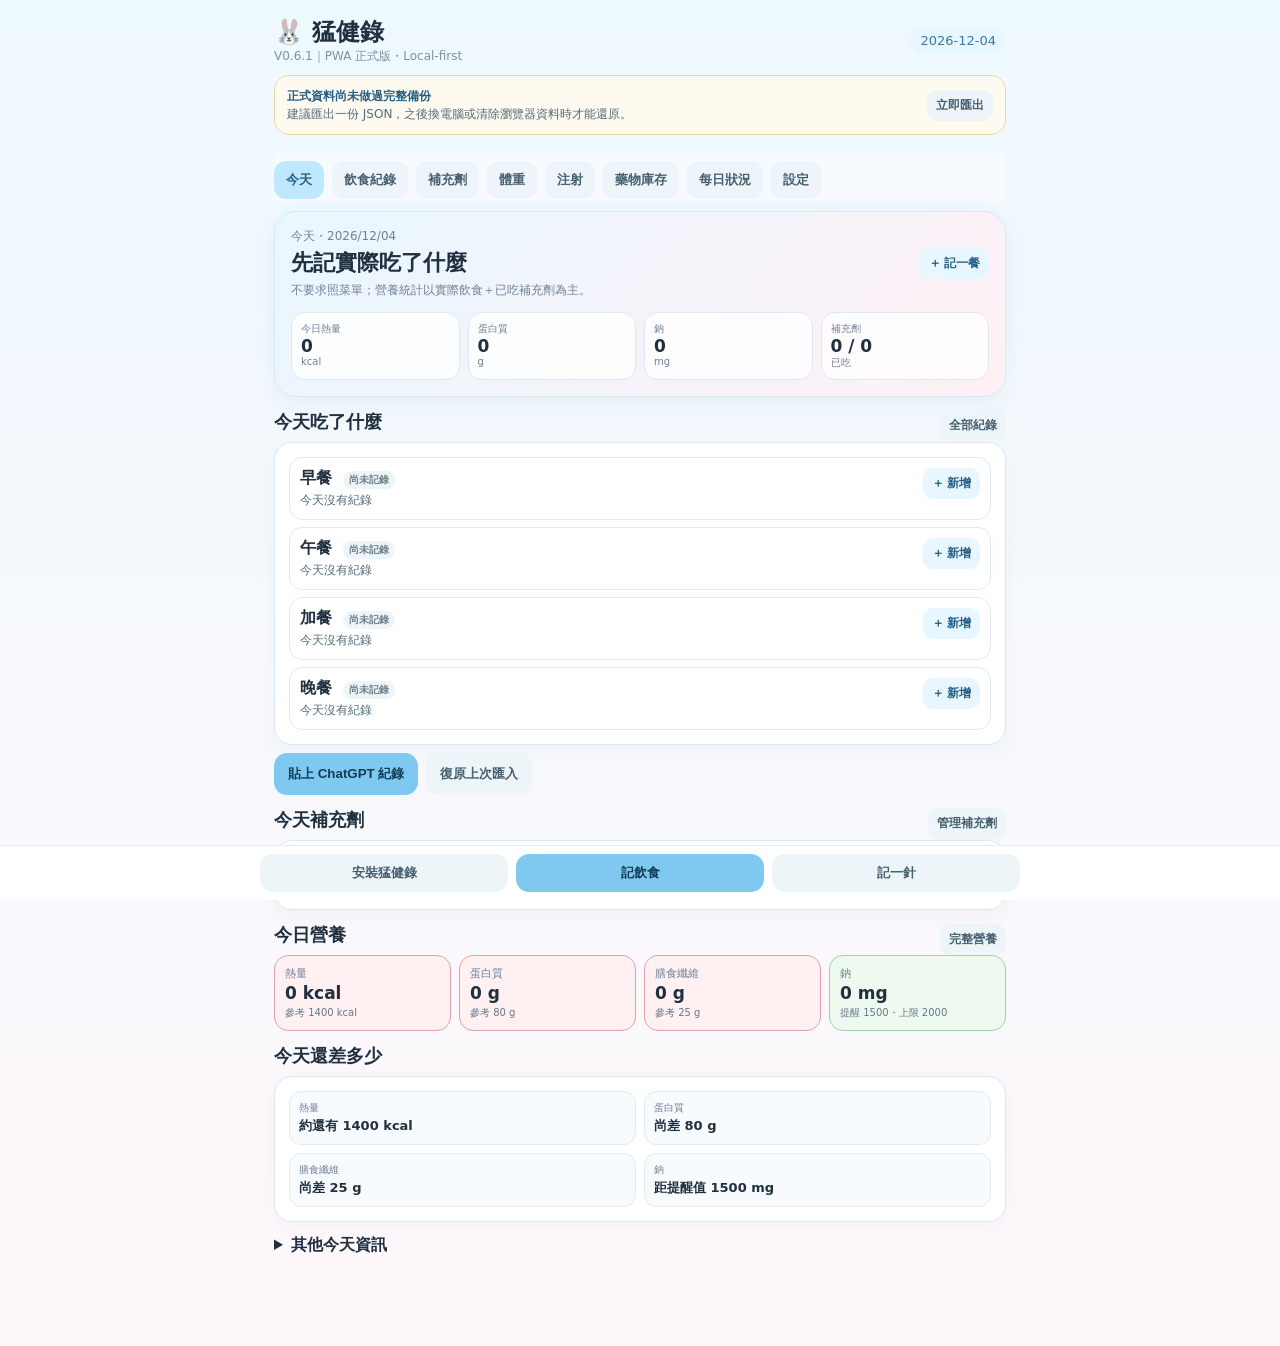
<file: index.html>
<!doctype html>
<html lang="zh-Hant">
<head>
<meta charset="utf-8" />
<meta name="viewport" content="width=device-width,initial-scale=1,viewport-fit=cover" />
<meta name="theme-color" content="#e8f6ff" />
<meta name="application-name" content="猛健錄" />
<meta name="apple-mobile-web-app-capable" content="yes" />
<meta name="apple-mobile-web-app-status-bar-style" content="default" />
<link rel="manifest" href="manifest.webmanifest" />
<link rel="icon" href="icon.svg" type="image/svg+xml" />
<link rel="apple-touch-icon" href="icons/icon-192.png" />
<link rel="stylesheet" href="chatgpt-paste.css?v=0.6.1" />
<link rel="stylesheet" href="nutrition-full.css?v=0.6.1" />
<title>猛健錄 V0.6.1</title>
<style>
:root{--bg:#f7fbff;--card:#fff;--ink:#203040;--muted:#718096;--blue:#bfe8ff;--blue2:#e8f6ff;--pink:#ffd7e5;--green:#dff5de;--yellow:#fff1b8;--line:#dbe8f0;--accent:#4d9fd1;--danger:#d95f76}
*{box-sizing:border-box}body{margin:0;background:linear-gradient(180deg,#eef9ff,#fff8fb);font-family:system-ui,-apple-system,"Segoe UI","Noto Sans TC",sans-serif;color:var(--ink)}
.app{max-width:760px;margin:auto;padding:16px 14px 90px}.top{display:flex;align-items:center;justify-content:space-between;gap:12px}.title{font-weight:800;font-size:24px}.ver{font-size:12px;color:#7b93a4}.pill{display:inline-block;padding:6px 10px;border-radius:999px;background:var(--blue2);font-size:13px;color:#397ba6}
.hero{margin-top:14px;background:linear-gradient(135deg,#dff4ff,#ffe7ef);padding:18px;border-radius:22px;box-shadow:0 6px 22px rgba(58,103,130,.08)}
.hero .big{font-size:36px;font-weight:850;line-height:1}.hero .sub{margin-top:8px;color:var(--muted)}
.progress{margin-top:14px;height:14px;background:#fff;border-radius:999px;overflow:hidden;border:1px solid #e4edf3}.bar{height:100%;width:0;background:linear-gradient(90deg,#7ecdf7,#ff9dbc)}
.grid{display:grid;grid-template-columns:repeat(2,1fr);gap:12px;margin-top:12px}.card{background:var(--card);border:1px solid var(--line);border-radius:18px;padding:14px;box-shadow:0 5px 16px rgba(67,97,115,.05)}.label{font-size:12px;color:var(--muted)}.value{font-size:22px;font-weight:800;margin-top:4px}
.tabs{display:flex;gap:8px;overflow:auto;margin:18px 0 10px;padding-bottom:2px}.tab{white-space:nowrap;border:none;background:#edf5fa;padding:10px 12px;border-radius:12px;color:#46606f;font-weight:700}.tab.active{background:#bfe8ff;color:#245f83}
.panel{display:none}.panel.active{display:block}.section-title{font-size:18px;font-weight:800;margin:14px 0 10px}.form{display:grid;gap:10px}.row{display:grid;grid-template-columns:1fr 1fr;gap:10px}.field{display:grid;gap:5px}.field label{font-size:12px;color:var(--muted)}input,select,textarea{width:100%;border:1px solid #cfdee7;border-radius:12px;padding:11px 12px;background:#fff;font:inherit;color:var(--ink)}textarea{min-height:76px;resize:vertical}.btn{border:none;border-radius:13px;padding:12px 14px;font-weight:800;background:#7fc9f0;color:#123c56}.btn.secondary{background:#eef5f9;color:#46606f}.btn.pink{background:#ffc8da;color:#7d3148}.btn.danger{background:#ffe4e8;color:#9f3c52}.actions{display:flex;gap:8px;flex-wrap:wrap}
.list{display:grid;gap:9px}.item{border:1px solid var(--line);background:#fff;border-radius:14px;padding:12px}.item-top{display:flex;justify-content:space-between;gap:10px;align-items:center}.item-title{font-weight:800}.item-meta{font-size:13px;color:var(--muted);margin-top:5px}.badge{font-size:12px;padding:4px 8px;border-radius:999px;background:#eef5f9}.empty{padding:22px;text-align:center;color:var(--muted);border:1px dashed #cfdde6;border-radius:16px;background:#fbfdff}.hint{font-size:12px;color:var(--muted);line-height:1.55}.weight-chart-card{background:#fff;border:1px solid var(--line);border-radius:18px;padding:12px;overflow:hidden}.weight-chart-head{display:flex;justify-content:space-between;gap:10px;align-items:center;flex-wrap:wrap}.weight-chart-head select{width:auto;min-width:110px;padding:7px 9px;border-radius:10px}.weight-chart-wrap{width:100%;overflow:hidden;margin-top:8px}.weight-chart-svg{display:block;width:100%;height:auto;min-height:230px}.weight-chart-legend{display:flex;gap:10px;flex-wrap:wrap;font-size:11px;color:var(--muted);margin-top:7px}.weight-chart-legend span{display:inline-flex;align-items:center;gap:5px}.legend-line{display:inline-block;width:18px;height:3px;border-radius:999px;background:#4d9fd1}.legend-start{border-top:2px dashed #8ba0ad;width:18px}.legend-goal{border-top:2px dashed #72a978;width:18px}.weight-chart-summary{font-size:12px;color:#536d7c;line-height:1.55;margin-top:7px}.weight-chart-empty{padding:30px 12px;text-align:center;color:var(--muted)}.weight-chart-point-label{font-size:10px;fill:#526c7b;font-weight:700}.weight-chart-axis{font-size:10px;fill:#718096}.weight-chart-grid{stroke:#e8eef2;stroke-width:1}.weight-chart-line{fill:none;stroke:#4d9fd1;stroke-width:3;stroke-linecap:round;stroke-linejoin:round}.weight-chart-point{fill:#fff;stroke:#4d9fd1;stroke-width:3}.weight-chart-start{stroke:#8ba0ad;stroke-width:1.5;stroke-dasharray:6 5}.weight-chart-goal{stroke:#72a978;stroke-width:1.5;stroke-dasharray:6 5}.milestones{display:grid;gap:8px}.mile{display:flex;justify-content:space-between;padding:10px 12px;background:#fff;border:1px solid var(--line);border-radius:12px}.mile.done{background:#edf9ec}.bottom-note{margin-top:18px;font-size:12px;color:#7f8c95;line-height:1.5}.switch{display:flex;gap:8px;align-items:center}.switch input{width:auto}.footer{position:fixed;left:0;right:0;bottom:0;background:rgba(255,255,255,.92);backdrop-filter:blur(8px);border-top:1px solid #e2edf3;padding:8px 14px}.footer-inner{max-width:760px;margin:auto;display:flex;gap:8px}.footer .btn{flex:1;padding:10px}.live-actions{display:flex;gap:8px;flex-wrap:wrap;justify-content:flex-end}.live-strip .btn{padding:9px 11px;font-size:13px}.menu-home{margin-top:12px;background:linear-gradient(135deg,#fffef6,#eef9ff);border:1px solid var(--line);border-radius:18px;padding:14px}.menu-home-top{display:flex;justify-content:space-between;gap:10px;align-items:center}.menu-home-title{font-weight:850}.menu-home-list{margin-top:8px;display:grid;gap:5px;font-size:13px;color:#506a79}.menu-home-list div{white-space:nowrap;overflow:hidden;text-overflow:ellipsis}.menu-day-head{display:flex;align-items:center;justify-content:space-between;gap:10px;margin-bottom:10px}.meal-card{background:#fff;border:1px solid var(--line);border-radius:16px;padding:12px;display:grid;gap:8px}.meal-row{display:flex;gap:10px;align-items:flex-start}.meal-check{width:22px;height:22px;flex:0 0 auto;margin-top:2px}.meal-main{min-width:0;flex:1}.meal-name{font-weight:850}.meal-text{font-size:14px;line-height:1.55;margin-top:3px}.meal-meta{display:flex;gap:6px;flex-wrap:wrap;margin-top:7px}.meal-chip{font-size:11px;padding:4px 7px;border-radius:999px;background:#eef6fb;color:#476879}.meal-swap{margin-top:4px}.menu-week{display:grid;gap:10px}.week-day{background:#fff;border:1px solid var(--line);border-radius:14px;padding:11px}.week-day summary{cursor:pointer;font-weight:850}.week-meals{font-size:13px;color:#506a79;line-height:1.55;margin-top:8px;display:grid;gap:4px}.protein-progress{height:10px;background:#eef3f5;border-radius:999px;overflow:hidden;margin-top:8px}.protein-progress>div{height:100%;background:linear-gradient(90deg,#87d4a6,#7fc9f0);width:0}.smallbtn{border:none;border-radius:10px;padding:7px 9px;font-weight:800;background:#eef5f9;color:#46606f;font-size:12px}.shot-actions{display:flex;gap:7px;justify-content:flex-end;flex-wrap:wrap;margin-top:9px}.smallbtn.edit-shot{background:#e8f6ff;color:#245f83}.smallbtn.delete-shot{background:#ffe8ec;color:#9f3c52}

.nutrition-grid{display:grid;grid-template-columns:repeat(2,1fr);gap:8px;margin-top:10px}.nutrition-card{background:#fff;border:1px solid var(--line);border-radius:14px;padding:10px;transition:.15s}.nutrition-card.nutri-green{background:#eef9f0;border-color:#9fd3aa}.nutrition-card.nutri-yellow{background:#fffbea;border-color:#e8d77e}.nutrition-card.nutri-orange{background:#fff3e7;border-color:#e8b27c}.nutrition-card.nutri-red{background:#fff0f2;border-color:#e5a0ad}.nutrition-card.nutri-neutral{background:#f7f9fa;border-color:#d9e1e6}.nutrition-name{font-size:12px;color:var(--muted)}.nutrition-value{font-size:18px;font-weight:850;margin-top:2px}.nutrition-sub{font-size:11px;color:var(--muted);margin-top:3px}.nutrition-status{font-size:11px;font-weight:850;margin-top:4px}.nutrition-status.nutri-green{color:#2f7a51}.nutrition-status.nutri-yellow{color:#8a7217}.nutrition-status.nutri-orange{color:#a25c20}.nutrition-status.nutri-red{color:#b24b5f}.nutrition-status.nutri-neutral{color:#718096}.home-nutri-indicators{display:flex;gap:6px;flex-wrap:wrap;margin-top:6px}.home-nutri-chip{font-size:11px;font-weight:800;padding:4px 7px;border-radius:999px;border:1px solid var(--line);background:#f7f9fa}.home-nutri-chip.nutri-green{background:#eef9f0;border-color:#9fd3aa;color:#2f7a51}.home-nutri-chip.nutri-yellow{background:#fffbea;border-color:#e8d77e;color:#8a7217}.home-nutri-chip.nutri-orange{background:#fff3e7;border-color:#e8b27c;color:#a25c20}.home-nutri-chip.nutri-red{background:#fff0f2;border-color:#e5a0ad;color:#b24b5f}.home-nutri-chip.nutri-neutral{color:#718096}.gap-box{margin-top:10px;background:#fffef7;border:1px solid #efe1aa;border-radius:14px;padding:11px 12px;font-size:13px;line-height:1.65}.gap-good{color:#2f7a51}.gap-near{color:#99721b}.gap-low{color:#b24b5f}.nutri-line{font-size:12px;color:#536d7c;line-height:1.65;margin-top:6px}.target-grid{display:grid;grid-template-columns:repeat(2,1fr);gap:10px}.target-grid .field:last-child{grid-column:1/-1}
.actual-badge{display:inline-block;margin-left:6px;padding:3px 7px;border-radius:999px;background:#e8f7ee;color:#397257;font-size:11px;font-weight:800}.meal-actions{display:flex;gap:7px;flex-wrap:wrap;margin-top:5px}.smallbtn.actual{background:#e8f6ff;color:#245f83}.meal-check:disabled{opacity:.45}
.toast-backdrop{position:fixed;inset:0;background:rgba(32,48,64,.28);z-index:80;opacity:0;pointer-events:none;transition:.18s}.toast-backdrop.show{opacity:1;pointer-events:auto}.actual-toast{position:fixed;left:50%;bottom:18px;transform:translate(-50%,calc(100% + 40px));width:min(680px,calc(100% - 24px));max-height:min(78vh,720px);overflow:auto;background:#fff;border:1px solid var(--line);border-radius:20px;box-shadow:0 18px 55px rgba(28,63,83,.25);z-index:90;padding:14px;opacity:0;pointer-events:none;transition:.22s ease}.actual-toast.show{transform:translate(-50%,0);opacity:1;pointer-events:auto}.toast-head{display:flex;justify-content:space-between;gap:10px;align-items:flex-start}.toast-title{font-size:18px;font-weight:850}.toast-close{border:none;background:#eef5f9;border-radius:10px;width:34px;height:34px;font-size:18px;color:#486474}.toast-plan{margin-top:9px;background:#f7fbff;border:1px solid #e1edf4;border-radius:12px;padding:10px;font-size:13px;line-height:1.55;color:#526c7b}.toast-presets{display:grid;grid-template-columns:repeat(4,1fr);gap:7px;margin-top:10px}.toast-preset{border:1px solid #d5e4ec;background:#fff;border-radius:11px;padding:9px 6px;font-weight:800;color:#46606f}.toast-preset.active{background:#dff4ff;border-color:#8dcceb;color:#245f83}.toast-form{display:grid;gap:9px;margin-top:10px}.toast-actions{display:flex;gap:8px;flex-wrap:wrap;margin-top:11px}.toast-actions .btn{flex:1}.toast-note{font-size:11px;color:var(--muted);line-height:1.5}

.food-calc{margin-top:10px;border-top:1px dashed #cfdee7;padding-top:10px}.food-picker{display:grid;grid-template-columns:1fr 92px auto;gap:7px;align-items:end}.calc-list{display:grid;gap:6px;margin-top:8px}.calc-item{display:flex;justify-content:space-between;gap:8px;align-items:center;background:#f7fbff;border:1px solid #e0edf4;border-radius:11px;padding:8px 9px;font-size:12px}.calc-item b{font-size:13px}.calc-remove{border:none;background:#ffe8ec;color:#9f3c52;border-radius:9px;width:28px;height:28px;font-weight:900}.calc-total{margin-top:8px;background:#eef9ff;border:1px solid #d5e9f4;border-radius:12px;padding:9px;font-size:12px;line-height:1.65}.compare-box{margin-top:8px;background:#fffaf0;border:1px solid #efdfb6;border-radius:12px;padding:9px;font-size:12px;line-height:1.65}.suggest-box{margin-top:8px;background:#f4fbf3;border:1px solid #d8ead5;border-radius:12px;padding:9px;font-size:12px;line-height:1.65}.temp-food{margin-top:8px}.temp-grid{display:grid;grid-template-columns:repeat(4,1fr);gap:7px}.temp-grid .field:first-child,.temp-grid .field:nth-child(2){grid-column:span 2}.food-lib-list{display:grid;gap:7px;margin-top:10px}.food-lib-row{display:flex;justify-content:space-between;gap:8px;align-items:center;border:1px solid var(--line);border-radius:12px;padding:9px;background:#fff}.food-lib-meta{font-size:11px;color:var(--muted);margin-top:3px}.food-lib-tools{display:flex;gap:6px;flex-wrap:wrap}.diff-pos{color:#2f7a51}.diff-neg{color:#b24b5f}.diff-zero{color:#667d8a}
@media(max-width:620px){.food-picker{grid-template-columns:1fr 88px}.food-picker .smallbtn{grid-column:1/-1}.temp-grid{grid-template-columns:repeat(2,1fr)}.temp-grid .field:first-child,.temp-grid .field:nth-child(2){grid-column:span 1}}
@media(max-width:520px){.grid,.row{grid-template-columns:1fr 1fr}.title{font-size:21px}.hero .big{font-size:32px}}

.live-strip{margin-top:12px;border:1px solid #9fcfe8;background:#f8fdff;border-radius:16px;padding:12px 14px;display:flex;align-items:center;justify-content:space-between;gap:10px}.live-strip.active{background:#eefaf1;border-color:#acd8b4}.live-title{font-weight:850}.live-text{font-size:13px;color:#567180;line-height:1.5;margin-top:3px}.week-cycle{display:grid;grid-template-columns:repeat(7,1fr);gap:6px;margin-top:10px}.cycle-day{border:1px solid var(--line);background:#fff;border-radius:12px;padding:8px 5px;text-align:center;min-height:70px}.cycle-day.current{background:#dff4ff;border-color:#8dcceb}.cycle-day.haslog{box-shadow:inset 0 -4px 0 #bfe8c7}.cycle-day .d{font-weight:900}.cycle-day .s{font-size:10px;color:var(--muted);margin-top:4px;line-height:1.3}.symptom-checks{display:grid;grid-template-columns:repeat(3,1fr);gap:7px}.symptom-checks label{display:flex;align-items:center;gap:6px;border:1px solid var(--line);border-radius:10px;padding:8px;background:#fff;font-size:12px}.symptom-checks input{width:auto}.gap-now{margin-top:8px;background:#eef9ff;border:1px solid #d5e9f4;border-radius:12px;padding:10px;font-size:13px;line-height:1.65}.today-day-badge{display:inline-block;padding:4px 8px;border-radius:999px;background:#dff5de;color:#397257;font-size:12px;font-weight:850;margin-left:6px}@media(max-width:620px){.week-cycle{grid-template-columns:repeat(4,1fr)}.symptom-checks{grid-template-columns:repeat(2,1fr)}}

.supplement-list{display:grid;gap:8px;margin-top:10px}.supplement-row{border:1px solid var(--line);background:#fff;border-radius:14px;padding:10px}.supplement-row.inactive{opacity:.72;background:#f7f9fa}.supplement-check{display:flex;gap:9px;align-items:flex-start}.supplement-check input{width:auto;margin-top:4px}.supplement-name{font-weight:850}.supplement-meta{font-size:11px;color:var(--muted);line-height:1.55;margin-top:3px}.supplement-tools{display:flex;gap:6px;flex-wrap:wrap;margin-top:8px}.supplement-summary{margin-top:10px;background:#eef9ff;border:1px solid #d5e9f4;border-radius:12px;padding:9px 10px;font-size:12px;line-height:1.6}.supplement-grid{display:grid;grid-template-columns:repeat(4,1fr);gap:7px}.supplement-grid .field:first-child,.supplement-grid .field:nth-child(2){grid-column:span 2}@media(max-width:620px){.supplement-grid{grid-template-columns:repeat(2,1fr)}.supplement-grid .field:first-child,.supplement-grid .field:nth-child(2){grid-column:span 1}}
.system-strip{margin-top:10px;border:1px solid var(--line);border-radius:15px;padding:11px 12px;background:#fff;display:flex;align-items:center;justify-content:space-between;gap:10px}.system-strip[hidden]{display:none}.system-strip.update{background:#eef9ff;border-color:#b7dff3}.system-strip.backup{background:#fffaf0;border-color:#ead7a1}.system-copy{font-size:12px;line-height:1.5;color:#526c7b}.system-copy b{color:#245f83}.system-actions{display:flex;gap:7px;flex-wrap:wrap;justify-content:flex-end}.pwa-dot{display:inline-block;width:9px;height:9px;border-radius:999px;background:#9fb0bb;margin-right:6px}.pwa-dot.ok{background:#56a36d}.pwa-dot.warn{background:#d69c35}.pwa-dot.bad{background:#d95f76}

.main-tabs{position:sticky;top:0;z-index:35;background:rgba(247,251,255,.94);backdrop-filter:blur(8px);padding-top:8px}
.today-hero{margin-top:4px;background:linear-gradient(135deg,#e8f7ff,#fff0f5);border:1px solid #d6e8f1;border-radius:22px;padding:16px;box-shadow:0 6px 22px rgba(58,103,130,.08)}
.today-hero-top,.today-section-head{display:flex;align-items:center;justify-content:space-between;gap:10px}.today-title{font-size:22px;font-weight:900;margin:3px 0}
.today-quick{display:grid;grid-template-columns:repeat(4,1fr);gap:8px;margin-top:12px}.today-quick>div{background:rgba(255,255,255,.82);border:1px solid #dce9f0;border-radius:14px;padding:9px}.today-quick span,.today-quick small{display:block;font-size:10px;color:var(--muted)}.today-quick b{font-size:17px}
.today-section{margin-top:13px}.today-section .section-title{margin:0 0 8px}.today-meal-list,.today-supp-list{display:grid;gap:7px}.today-meal{display:flex;justify-content:space-between;gap:10px;align-items:flex-start;border:1px solid #e1ebf0;border-radius:13px;padding:10px}.today-meal-main{min-width:0;flex:1}.today-meal-name{font-weight:850}.today-meal-text{font-size:12px;color:#526c7b;margin-top:2px;line-height:1.5}.today-meal-meta{font-size:10px;color:var(--muted);margin-top:3px}.today-status{display:inline-block;margin-left:5px;padding:2px 6px;border-radius:999px;font-size:10px;background:#eef5f9;color:#6d7f89}.today-status.done{background:#e8f7ee;color:#397257}.today-actions{margin-top:8px}
.today-supp{display:flex;gap:8px;align-items:flex-start;padding:7px 2px;border-bottom:1px solid #edf2f4}.today-supp:last-child{border-bottom:0}.today-supp input{width:auto;margin-top:3px}.today-supp b{font-size:13px}.today-supp .meta{font-size:10px;color:var(--muted);margin-top:2px}.today-supp-summary{font-size:11px;color:var(--muted);margin-top:7px}
.today-nutri-grid{display:grid;grid-template-columns:repeat(4,1fr);gap:8px}.today-nutri{border:1px solid var(--line);border-radius:14px;padding:10px;background:#fff}.today-nutri.nutri-green{background:#eef9f0;border-color:#9fd3aa}.today-nutri.nutri-yellow{background:#fffbea;border-color:#e8d77e}.today-nutri.nutri-orange{background:#fff3e7;border-color:#e8b27c}.today-nutri.nutri-red{background:#fff0f2;border-color:#e5a0ad}.today-nutri.nutri-neutral{background:#f7f9fa}.today-nutri .k{font-size:11px;color:var(--muted)}.today-nutri .v{font-size:17px;font-weight:900;margin-top:2px}.today-nutri .s{font-size:10px;margin-top:3px;color:#647986}
.today-gap-grid{display:grid;grid-template-columns:repeat(2,1fr);gap:8px}.today-gap{background:#f8fbfd;border:1px solid #e1ebf0;border-radius:12px;padding:9px}.today-gap span{display:block;font-size:10px;color:var(--muted)}.today-gap b{font-size:13px}.today-more summary,.reference-menu summary,.shot-sub summary{cursor:pointer;font-weight:850}.today-info-grid{display:grid;grid-template-columns:repeat(3,1fr);gap:8px;margin-top:9px}.today-info-grid>div{border:1px solid var(--line);border-radius:12px;padding:9px;background:#fff}.today-info-grid span{display:block;font-size:10px;color:var(--muted)}.today-info-grid b{font-size:13px}
.reference-menu,.shot-sub{margin-top:12px;border:1px solid var(--line);border-radius:14px;background:#fff;padding:10px}.shot-sub-body{margin-top:8px}.shot-sub-body>.section-title:first-child{margin-top:4px}
@media(max-width:620px){.today-quick,.today-nutri-grid{grid-template-columns:repeat(2,1fr)}.today-info-grid,.today-gap-grid{grid-template-columns:1fr}}

</style>
</head>
<body>
<div class="app">
  <div class="top"><div><div class="title">🐰 猛健錄</div><div class="ver">V0.6.1｜PWA 正式版・Local-first</div></div><span class="pill" id="todayPill"></span></div>
  <div class="system-strip update" id="updateStrip" hidden><div class="system-copy"><b>猛健錄有新版程式</b><br>資料仍留在本機；重新載入只更新程式，不會清空紀錄。</div><div class="system-actions"><button class="smallbtn actual" id="applyUpdate">重新載入更新</button></div></div>
  <div class="system-strip backup" id="backupStrip" hidden><div class="system-copy" id="backupStripText"><b>建議做一次完整備份</b></div><div class="system-actions"><button class="smallbtn" id="backupNow">立即匯出</button></div></div>

  <div class="hero" style="display:none">
    <div class="label">目前體重</div><div class="big"><span id="currentWeight">85.0</span> kg</div>
    <div class="sub">起始 <span id="startWeightTxt">85.0</span> kg → 目標 <span id="goalWeightTxt">70.0</span> kg｜已減 <b id="lossPct">0.0%</b></div>
    <div class="progress"><div class="bar" id="progressBar"></div></div>
  </div>

  <div class="grid" style="display:none">
    <div class="card"><div class="label">下一針</div><div class="value" id="nextShot">尚未設定</div><div class="hint" id="nextShotSub">新增第一筆注射紀錄後自動計算</div></div>
    <div class="card"><div class="label">最近劑量</div><div class="value" id="lastDose">—</div><div class="hint" id="lastDoseSub">每週一次紀錄</div></div>
    <div class="card"><div class="label">本週食慾</div><div class="value" id="appetiteSummary">—</div><div class="hint">0＝完全沒胃口，10＝和平常一樣</div></div>
    <div class="card"><div class="label">距 70 kg</div><div class="value"><span id="remainKg">15.0</span> kg</div><div class="hint">只看趨勢，不要求固定速度</div></div>
  </div>

  <div class="live-strip" id="liveStrip" style="display:none">
    <div><div class="live-title" id="liveCopy">正式療程尚未啟動</div><div class="live-text" id="liveModeText">記下第一針後，猛健錄會自動開始 Day 0～6 追蹤。</div></div>
    <div class="live-actions"><button class="btn" id="activateLive">記第一針</button><button class="btn secondary" id="goDaily">記今天狀況</button></div>
  </div>

  <div class="menu-home" id="menuHome" style="display:none">
    <div class="menu-home-top"><div><div class="label">今天吃什麼</div><div class="menu-home-title" id="menuHomeTitle">今日菜單</div></div><button class="smallbtn" id="openMenu" type="button">前往每日菜單</button></div>
    <div class="menu-home-list" id="menuHomeList"></div>
    <div class="hint" id="menuHomeProtein" style="margin-top:8px"></div>
  </div>

  <div class="tabs main-tabs">
    <button class="tab active" data-tab="today">今天</button><button class="tab" data-tab="menu">飲食紀錄</button><button class="tab" data-tab="supplement">補充劑</button><button class="tab" data-tab="weight">體重</button><button class="tab" data-tab="shot">注射</button><button class="tab" data-tab="inventory">藥物庫存</button><button class="tab" data-tab="daily">每日狀況</button><button class="tab" data-tab="data">設定</button>
  </div>


  <section class="panel active" id="today">
    <div class="today-hero">
      <div class="today-hero-top"><div><div class="label" id="todayDashboardDate">今天</div><div class="today-title">先記實際吃了什麼</div><div class="hint">不要求照菜單；營養統計以實際飲食＋已吃補充劑為主。</div></div><button class="smallbtn actual" data-go-tab="menu">＋ 記一餐</button></div>
      <div class="today-quick"><div><span>今日熱量</span><b id="todayKcal">0</b><small>kcal</small></div><div><span>蛋白質</span><b id="todayProtein">0</b><small>g</small></div><div><span>鈉</span><b id="todaySodium">0</b><small>mg</small></div><div><span>補充劑</span><b id="todaySuppCount">0 / 0</b><small>已吃</small></div></div>
    </div>
    <div class="today-section"><div class="today-section-head"><div class="section-title">今天吃了什麼</div><button class="smallbtn" data-go-tab="menu">全部紀錄</button></div><div class="card today-meal-list" id="todayMealList"></div><div class="actions today-actions"><button class="btn" id="todayPasteChatgpt" type="button">貼上 ChatGPT 紀錄</button><button class="btn secondary" id="todayUndoImport" type="button">復原上次匯入</button></div></div>
    <div class="today-section"><div class="today-section-head"><div class="section-title">今天補充劑</div><button class="smallbtn" data-go-tab="supplement">管理補充劑</button></div><div class="card"><div class="today-supp-list" id="todaySupplementList"></div><div class="today-supp-summary" id="todaySupplementSummary"></div></div></div>
    <div class="today-section"><div class="today-section-head"><div class="section-title">今日營養</div><button class="smallbtn" data-go-tab="menu">完整營養</button></div><div class="today-nutri-grid" id="todayNutritionGrid"></div></div>
    <div class="today-section"><div class="section-title">今天還差多少</div><div class="card today-gap-grid" id="todayGapGrid"></div></div>
    <div class="today-section"><details class="today-more"><summary>其他今天資訊</summary><div class="today-info-grid"><div><span>體重</span><b id="todayWeightInfo">—</b></div><div><span>下一針</span><b id="todayShotInfo">—</b></div><div><span>食慾</span><b id="todayAppetiteInfo">—</b></div></div></details></div>
  </section>
  <section class="panel" id="shot">
    <div class="section-title">新增注射紀錄</div>
    <div class="form">
      <div class="row"><div class="field"><label>日期</label><input id="shotDate" type="date"></div><div class="field"><label>時間</label><input id="shotTime" type="time" value="20:00"></div></div>
      <div class="row"><div class="field"><label>劑量</label><select id="shotDose"><option>2.5 mg</option><option>5 mg</option><option>7.5 mg</option><option>10 mg</option><option>12.5 mg</option><option>15 mg</option></select></div><div class="field"><label>施打部位</label><select id="shotSite"><option>腹部</option><option>左大腿</option><option>右大腿</option><option>左上臂</option><option>右上臂</option><option>其他</option></select></div></div>
      <div class="field"><label>備註</label><input id="shotNote" placeholder="例如：第一次、旅行前延後…"></div>
      <button class="btn" id="addShot">＋ 儲存注射紀錄</button>
    </div>
    <div class="section-title">最近紀錄</div><div class="list" id="shotList"></div>
      <div class="section-title">注射相關設定</div>
    <details class="shot-sub"><summary>旅行／延後施打</summary><div class="shot-sub-body">
    <div class="section-title">旅行延後這一針</div>
    <div class="card"><div class="hint">只調整「下一針日期」，不會自動改藥物劑量。超過原本日期 4 天以上時，畫面會提醒你依醫師／仿單確認處理方式。</div></div>
    <div class="form" style="margin-top:10px">
      <div class="field"><label>原本下一針</label><input id="travelOriginal" type="date" disabled></div>
      <div class="field"><label>想延後幾天</label><input id="delayDays" type="number" min="1" max="14" value="3"></div>
      <button class="btn pink" id="applyDelay">套用這次延後</button>
      <button class="btn secondary" id="clearDelay">取消旅行延後</button>
      <div class="card" id="travelPreview"><div class="label">預覽</div><div class="value" id="travelNewDate">—</div><div class="hint" id="travelHint"></div></div>
    </div>
  </div></details>
    <details class="shot-sub"><summary>施打提醒</summary><div class="shot-sub-body">
    <div class="section-title">施打提醒</div>
    <div class="card"><div class="hint">提醒日期會自動跟著「下一針」走；旅行延後後也會同步改。PWA 版會在開啟 App 時補檢查提醒；瀏覽器完全關閉時，背景通知仍受瀏覽器限制。要做到 Android 上完全準時的背景排程，仍需原生 APK。</div></div>
    <div class="form" style="margin-top:10px">
      <div class="row"><div class="field"><label>提前幾天提醒</label><select id="reminderDays"><option value="0">當天</option><option value="1">前 1 天</option><option value="2">前 2 天</option></select></div><div class="field"><label>提醒時間</label><input id="reminderTime" type="time" value="09:00"></div></div>
      <div class="actions"><button class="btn" id="enableReminder">開啟通知</button><button class="btn secondary" id="testReminder">測試通知</button><button class="btn danger" id="disableReminder">關閉提醒</button></div>
      <div class="card"><div class="label">目前狀態</div><div class="value" id="reminderStatus">未開啟</div><div class="hint" id="reminderNext">尚未設定下一針</div></div>
    </div>
  </div></details>
</section>

  <section class="panel" id="inventory">
    <div class="section-title">藥物庫存與成本</div>
    <div class="grid">
      <div class="card"><div class="label">剩餘總劑數</div><div class="value"><span id="stockRemaining">0</span> 劑</div><div class="hint" id="stockCurrentDose">尚無庫存</div></div>
      <div class="card"><div class="label">目前庫存價值</div><div class="value">$<span id="stockValue">0</span></div><div class="hint">依剩餘劑數 × 單劑成本</div></div>
      <div class="card"><div class="label">累積購藥</div><div class="value">$<span id="totalPurchased">0</span></div><div class="hint">所有購入批次總價</div></div>
      <div class="card"><div class="label">已施打成本</div><div class="value">$<span id="totalUsedCost">0</span></div><div class="hint">只計有成功扣庫存的注射</div></div>
    </div>
    <div class="section-title">新增購入批次</div>
    <div class="form">
      <div class="row"><div class="field"><label>購入日期</label><input id="stockDate" type="date"></div><div class="field"><label>劑量規格</label><select id="stockDose"><option>2.5 mg</option><option>5 mg</option><option>7.5 mg</option><option>10 mg</option><option>12.5 mg</option><option>15 mg</option></select></div></div>
      <div class="row"><div class="field"><label>購入劑數</label><input id="stockQty" type="number" min="1" step="1" value="4"></div><div class="field"><label>這批總價 NT$</label><input id="stockCost" type="number" min="0" step="1" placeholder="例如 12000"></div></div>
      <div class="row"><div class="field"><label>來源／診所</label><input id="stockSource" placeholder="可留白"></div><div class="field"><label>效期</label><input id="stockExpiry" type="date"></div></div>
      <button class="btn" id="addStock">＋ 加入庫存</button>
      <div class="hint">新增注射紀錄時，只會扣除「購入日不晚於注射日」且劑量相同的庫存，依 FIFO 使用。若之後才補登較早購入的庫存，系統會自動回溯配對尚未扣庫存的歷史注射。</div>
    </div>
    <div class="section-title">庫存批次</div><div class="list" id="stockList"></div>
  </section>

  <section class="panel" id="weight">
    <div class="section-title">新增體重</div>
    <div class="form"><div class="row"><div class="field"><label>日期</label><input id="weightDate" type="date"></div><div class="field"><label>體重 kg</label><input id="weightValue" type="number" step="0.1" value="85.0"></div></div><button class="btn" id="addWeight">＋ 儲存體重</button></div>
    <div class="section-title">體重曲線</div>
    <div class="weight-chart-card">
      <div class="weight-chart-head"><div><b>體重趨勢</b><div class="hint">自動依目前紀錄縮放，細微變化也看得出來。</div></div><select id="weightChartRange" aria-label="體重曲線範圍"><option value="all">全部</option><option value="90">最近 90 天</option><option value="30">最近 30 天</option></select></div>
      <div class="weight-chart-wrap" id="weightChart"></div>
      <div class="weight-chart-legend"><span><i class="legend-line"></i>體重</span><span><i class="legend-start"></i>起始體重</span><span><i class="legend-goal"></i>目標體重（落在目前顯示範圍時畫線）</span></div>
      <div class="weight-chart-summary" id="weightChartSummary"></div>
    </div>
    <div class="section-title">里程碑</div><div class="milestones" id="milestones"></div>
    <div class="section-title">最近體重</div><div class="list" id="weightList"></div>
  </section>

  <section class="panel" id="menu">
    <div class="section-title">飲食紀錄</div>
    <div class="card"><div class="hint">這裡以「實際吃了什麼」為主。四個餐次都可直接新增／修改；原本的 7 日菜單降為下方的參考資料，不再是主要操作流程。</div></div>
    <div class="form" style="margin-top:10px">
      <div class="row"><div class="field"><label>查看日期</label><input id="menuDate" type="date"></div><div class="field"><label>參考菜單類型</label><input id="menuDayType" disabled></div></div>
      <div class="card"><div class="label">今日營養總覽</div><div class="hint">只統計已記錄的實際飲食與已服用補充劑；參考菜單不會自動算進今天。</div><div class="nutrition-grid" id="nutritionGrid"></div><div class="gap-box" id="nutritionGap"></div><details class="full-nutrition" id="fullNutritionDetails"><summary>完整營養成分（飲食＋補充劑）</summary><div class="hint" style="margin-top:6px">只加總有記錄的數值；沒有資料顯示「—」，不會自動當成 0。</div><div id="fullNutritionTable"></div><div id="fullNutritionCustom"></div></details></div>
      <div class="list" id="menuMealList"></div>
      <div class="actions"><button class="btn" id="openChatgptPaste">貼上 ChatGPT 紀錄</button><button class="btn secondary" id="undoMealsPatchMenu" style="display:none">復原上次匯入</button></div>
    </div>
    <details class="reference-menu"><summary>參考菜單（選配）</summary><div class="hint" style="margin:8px 0">只供需要時參考，不會自動算進實際飲食。舊版「照菜單吃」的歷史勾選仍會保留。</div><div class="actions" style="margin-bottom:8px"><button class="btn secondary" id="resetTodayMenu">還原今天參考菜單</button><button class="btn danger" id="clearTodayMenu">清空今天參考菜單</button></div><div class="menu-week" id="menuWeek"></div></details>
    <details class="reference-menu food-library-collapsible">
      <summary>常吃食物庫</summary>
      <div class="card" style="margin-top:8px"><div class="hint">實際執行時可直接選食物＋份數，猛健錄會現場加總營養。內建常用食物不用維護；自己常吃的品牌或固定份量可加在下面。</div>
        <details style="margin-top:10px"><summary style="cursor:pointer;font-weight:850">＋ 新增我的常吃食物</summary>
          <div class="form" style="margin-top:10px">
            <div class="row"><div class="field"><label>食物名稱</label><input id="libFoodName" placeholder="例如：我的高蛋白飲"></div><div class="field"><label>1 份是</label><input id="libFoodServing" placeholder="例如：1 瓶 / 300 ml"></div></div>
            <div class="temp-grid"><div class="field"><label>熱量 kcal</label><input id="libKcal" type="number" min="0" step="1"></div><div class="field"><label>蛋白質 g</label><input id="libProtein" type="number" min="0" step="0.1"></div><div class="field"><label>碳水 g</label><input id="libCarbs" type="number" min="0" step="0.1"></div><div class="field"><label>脂肪 g</label><input id="libFat" type="number" min="0" step="0.1"></div><div class="field"><label>纖維 g</label><input id="libFiber" type="number" min="0" step="0.1"></div><div class="field"><label>鈣 mg</label><input id="libCalcium" type="number" min="0" step="1"></div><div class="field"><label>鐵 mg</label><input id="libIron" type="number" min="0" step="0.1"></div><div class="field"><label>鋅 mg</label><input id="libZinc" type="number" min="0" step="0.1"></div><div class="field"><label>鈉 mg</label><input id="libSodium" type="number" min="0" step="1" placeholder="不知道可留白"></div></div>
            <button class="btn secondary" id="addLibraryFood">加入常吃食物庫</button>
          </div>
        </details>
        <div class="food-lib-list" id="foodLibraryList"></div>
      </div>
    </details>
  </section>

  <section class="panel" id="supplement">
    <div class="section-title">每日固定補充劑</div>
    <div class="card"><div class="hint">固定補充劑與膳食分開記錄。每天勾選「已吃」即可留下紀錄；若有填鈣／鐵／鋅／鈉，勾選後會一起計入當日營養統計。空白欄位代表「不計入統計」，不是自動當成 0。</div></div>
    <div class="form" style="margin-top:10px">
      <div class="field"><label>查看日期</label><input id="supplementDate" type="date"></div>
      <div class="supplement-list" id="supplementTodayList"></div>
      <div class="supplement-summary" id="supplementDaySummary"></div>
    </div>

    <div class="section-title">固定補充劑清單</div>
    <div class="card">
      <details id="supplementEditorDetails"><summary style="cursor:pointer;font-weight:850">＋ 新增固定補充劑</summary>
        <div class="form" style="margin-top:10px">
          <div class="row"><div class="field"><label>名稱</label><input id="supplementName" placeholder="例如：維生素 C"></div><div class="field"><label>每日用量</label><input id="supplementDose" placeholder="例如：1 顆 / 500 mg"></div></div>
          <div class="row"><div class="field"><label>服用時段</label><select id="supplementTiming"><option value="早餐後">早餐後</option><option value="午餐後">午餐後</option><option value="晚餐後">晚餐後</option><option value="睡前">睡前</option><option value="任意時間">任意時間</option></select></div><div class="field"><label>主要成分／劑量</label><input id="supplementIngredients" placeholder="例如：維生素 D3 25 µg"></div></div>
          <div class="supplement-grid"><div class="field"><label>鈣 mg</label><input id="supplementCalcium" type="number" min="0" step="1" placeholder="選填"></div><div class="field"><label>鐵 mg</label><input id="supplementIron" type="number" min="0" step="0.1" placeholder="選填"></div><div class="field"><label>鋅 mg</label><input id="supplementZinc" type="number" min="0" step="0.1" placeholder="選填"></div><div class="field"><label>鈉 mg</label><input id="supplementSodium" type="number" min="0" step="1" placeholder="選填"></div></div><details class="supplement-more"><summary>更多營養成分（選填）</summary><div class="supplement-grid" id="supplementExtendedFields" style="margin-top:8px"></div></details>
          <div class="field"><label>備註</label><input id="supplementNote" placeholder="例如：飯後吃、品牌／品項"></div>
          <div class="actions"><button class="btn" id="saveSupplementItem" type="button">加入固定補充劑</button><button class="btn secondary" id="cancelSupplementEdit" type="button" style="display:none">取消編輯</button></div>
        </div>
      </details>
      <div class="supplement-list" id="supplementMasterList"></div>
    </div>
  </section>

  <section class="panel" id="daily">
    <div class="section-title">本次施打週 <span class="today-day-badge" id="cycleBadge">尚未開始</span></div>
    <div class="card"><div class="hint">Day 0＝施打當天。食慾、噁心與飽脹分開記；累積至少 4 週後，才適合判讀妳自己的規律。</div><div class="week-cycle" id="cycleWeekGrid"></div></div>
    <div class="section-title">今天感覺如何？</div>
    <div class="form">
      <div class="row"><div class="field"><label>日期</label><input id="dailyDate" type="date"></div><div class="field"><label>食慾 0～10</label><input id="appetite" type="number" min="0" max="10" step="1" value="5"></div></div>
      <div class="row"><div class="field"><label>噁心 0～10</label><input id="nausea" type="number" min="0" max="10" step="1" value="0"></div><div class="field"><label>飽脹 0～10</label><input id="fullness" type="number" min="0" max="10" step="1" value="0"></div></div>
      <div class="field"><label>其他症狀</label><div class="symptom-checks"><label><input id="symVomiting" type="checkbox">嘔吐</label><label><input id="symConstipation" type="checkbox">便祕</label><label><input id="symDiarrhea" type="checkbox">腹瀉</label><label><input id="symFatigue" type="checkbox">疲倦</label><label><input id="symDizzy" type="checkbox">頭暈</label><label><input id="symOther" type="checkbox">其他</label></div></div>
      <div class="row"><div class="field"><label>今日飲水 ml</label><input id="waterMl" type="number" min="0" step="100" placeholder="例如 2000"></div><div class="field"><label>蛋白質達標</label><select id="protein"><option value="yes">有</option><option value="no">沒有</option><option value="unknown">尚未確認</option></select></div></div>
      <div class="field"><label>備註</label><textarea id="dailyNote" placeholder="例如：第 2 天胃脹、吃半份便當就飽…"></textarea></div>
      <button class="btn" id="addDaily">＋ 儲存今日狀況</button>
    </div>
    <div class="section-title">最近狀況</div><div class="list" id="dailyList"></div>
  </section>

  

  

  <section class="panel" id="data">
    <div class="section-title">設定與備份</div>
    <div class="form">
      <div class="row"><div class="field"><label>起始體重</label><input id="startWeight" type="number" step="0.1" value="85"></div><div class="field"><label>目標體重</label><input id="goalWeight" type="number" step="0.1" value="70"></div></div>
      <div class="section-title" style="margin-top:6px">營養參考值</div>
      <div class="hint">只用於「今日可能缺口」提示；不是醫療處方，可依營養師或醫師建議自行修改。</div>
      <div class="target-grid">
        <div class="field"><label>每日攝取參考值（kcal）</label><input id="targetKcal" type="number" min="0" step="50" value="1400"></div>
        <div class="field"><label>蛋白質（g）</label><input id="targetProtein" type="number" min="0" step="1" value="80"></div>
        <div class="field"><label>膳食纖維（g）</label><input id="targetFiber" type="number" min="0" step="1" value="25"></div>
        <div class="field"><label>鈣（mg）</label><input id="targetCalcium" type="number" min="0" step="10" value="1000"></div>
        <div class="field"><label>鐵（mg）</label><input id="targetIron" type="number" min="0" step="0.5" value="10"></div>
        <div class="field"><label>鋅（mg）</label><input id="targetZinc" type="number" min="0" step="0.5" value="8"></div><div class="field"><label>鈉提醒值（mg）</label><input id="targetSodiumWarn" type="number" min="0" step="50" value="1500"></div><div class="field"><label>鈉每日上限（mg）</label><input id="targetSodium" type="number" min="0" step="50" value="2000"></div>
      </div>
      <button class="btn" id="saveSettings">儲存設定</button>
      <div class="actions"><button class="btn secondary" id="exportJson">匯出 JSON 備份</button><label class="btn secondary" style="display:inline-block;cursor:pointer">匯入完整備份<input id="importJson" type="file" accept=".json,application/json" hidden></label></div>
      <div class="card"><b>飲食／補充劑合併匯入</b><div class="hint" style="margin:5px 0 10px">只更新 JSON 指定日期／餐次的「實際執行」，不會改動注射、體重、藥物庫存、設定或每日症狀。重複匯入相同內容會自動略過；若該餐已有紀錄，匯入前會先提示衝突數量。</div><div class="actions"><label class="btn secondary" style="display:inline-block;cursor:pointer">選擇飲食紀錄 JSON<input id="importMealsPatch" type="file" accept=".json,application/json" hidden></label><button class="btn secondary" id="undoMealsPatch" style="display:none">復原上次飲食合併</button><a class="btn secondary" href="./飲食匯入格式範例.json" download style="display:inline-block;text-decoration:none">下載格式範例</a></div></div>
      <div class="card" id="storageModeCard"><b>本機資料保存</b><div class="hint" id="storageModeHint" style="margin-top:5px"></div></div>
      <div class="card" id="pwaModeCard"><b>PWA 狀態</b><div class="hint" id="pwaModeHint" style="margin-top:5px"></div></div>
      <div class="card" id="backupStatusCard"><b>完整備份</b><div class="hint" id="backupStatusHint" style="margin-top:5px"></div></div>
      <button class="btn danger" id="resetAll">清空全部資料</button>
    </div>
    <div class="bottom-note">這是個人紀錄工具，不會替你判斷是否升劑量、停藥或補打。營養數字為菜單或食物庫估算，品牌、實際份量與烹調方式都會造成差異；涉及用藥調整時，仍以醫師與藥品仿單為準。</div>
  </section>
</div>

<div class="toast-backdrop" id="shotEditBackdrop"></div>
<div class="actual-toast" id="shotEditToast" role="dialog" aria-modal="true" aria-labelledby="shotEditTitle">
  <div class="toast-head"><div><div class="label">編輯注射紀錄</div><div class="toast-title" id="shotEditTitle">修改這一針</div></div><button class="toast-close" id="closeShotEdit" aria-label="關閉">×</button></div>
  <div class="toast-form">
    <div class="row"><div class="field"><label>日期</label><input id="editShotDate" type="date"></div><div class="field"><label>時間</label><input id="editShotTime" type="time"></div></div>
    <div class="row"><div class="field"><label>劑量</label><select id="editShotDose"><option>2.5 mg</option><option>5 mg</option><option>7.5 mg</option><option>10 mg</option><option>12.5 mg</option><option>15 mg</option></select></div><div class="field"><label>部位</label><select id="editShotSite"><option>腹部</option><option>左大腿</option><option>右大腿</option><option>左上臂</option><option>右上臂</option><option>其他</option></select></div></div>
    <div class="field"><label>備註</label><textarea id="editShotNote" placeholder="可留白"></textarea></div>
    <div class="toast-note" id="editShotStockHint">只有改變劑量時，才會重新計算這一針的庫存與成本。</div>
  </div>
  <div class="toast-actions"><button class="btn" id="saveShotEdit">儲存修改</button><button class="btn secondary" id="cancelShotEdit">取消</button></div>
</div>
<div class="toast-backdrop" id="toastBackdrop"></div>
<div class="actual-toast" id="actualToast" role="dialog" aria-modal="true" aria-labelledby="actualToastTitle">
  <div class="toast-head"><div><div class="label">實際執行</div><div class="toast-title" id="actualToastTitle">這餐最後吃了什麼？</div></div><button class="toast-close" id="closeActualToast" aria-label="關閉">×</button></div>
  <div class="toast-plan" id="actualPlanText"></div>
  <div class="toast-presets">
    <button class="toast-preset" data-actual-mode="same">照原菜單</button>
    <button class="toast-preset" data-actual-mode="half">約半份</button>
    <button class="toast-preset" data-actual-mode="none">沒吃</button>
    <button class="toast-preset" data-actual-mode="changed">有變動</button>
  </div>
  <div class="toast-form">
    <div class="field"><label>實際吃了什麼</label><textarea id="actualFood" placeholder="例如：原本雞胸改成蝦仁＋毛豆，飯只吃半碗"></textarea></div>
    <div class="food-calc">
      <b>現場計算實際營養</b><div class="toast-note">從常吃食物庫選食物與份數。只要這裡有加入食物，今日統計就會優先使用實際計算結果，不再拿原菜單比例估算。</div>
      <div class="food-picker" style="margin-top:8px"><div class="field"><label>食物</label><select id="actualFoodSelect"></select></div><div class="field"><label>份數</label><input id="actualFoodQty" type="number" min="0.1" step="0.25" value="1"></div><button class="smallbtn actual" id="addActualFood">＋ 加入這餐</button></div>
      <div class="calc-list" id="actualCalcList"></div>
      <div class="calc-total" id="actualCalcTotal">尚未加入食物。</div>
      <div class="compare-box" id="actualCompare">加入食物後，這裡會顯示「實際 vs 原菜單」。</div>
      <div class="suggest-box" id="actualSuggestion">若有明顯缺口，猛健錄會列出後續可補的常吃食物。</div>
      <details class="temp-food"><summary style="cursor:pointer;font-weight:800">找不到食物？臨時輸入營養</summary>
        <div class="form" style="margin-top:8px">
          <div class="row"><div class="field"><label>食物名稱</label><input id="tempFoodName" placeholder="例如：便利商店雞胸"></div><div class="field"><label>這次份量</label><input id="tempFoodServing" placeholder="例如：1 包"></div></div>
          <div class="temp-grid"><div class="field"><label>熱量</label><input id="tempKcal" type="number" min="0" step="1"></div><div class="field"><label>蛋白質 g</label><input id="tempProtein" type="number" min="0" step="0.1"></div><div class="field"><label>碳水 g</label><input id="tempCarbs" type="number" min="0" step="0.1"></div><div class="field"><label>脂肪 g</label><input id="tempFat" type="number" min="0" step="0.1"></div><div class="field"><label>纖維 g</label><input id="tempFiber" type="number" min="0" step="0.1"></div><div class="field"><label>鈣 mg</label><input id="tempCalcium" type="number" min="0" step="1"></div><div class="field"><label>鐵 mg</label><input id="tempIron" type="number" min="0" step="0.1"></div><div class="field"><label>鋅 mg</label><input id="tempZinc" type="number" min="0" step="0.1"></div><div class="field"><label>鈉 mg</label><input id="tempSodium" type="number" min="0" step="1" placeholder="不知道可留白"></div></div>
          <label class="switch"><input id="saveTempToLibrary" type="checkbox"> 同時存進我的常吃食物庫</label>
          <button class="smallbtn" id="addTempFood">＋ 加入這餐</button>
        </div>
      </details>
    </div>
    <div class="field"><label>沒有細算時，這餐營養如何計入今日統計</label><select id="actualFactor"><option value="1">約等於原餐 100%</option><option value="0.75">約 75%</option><option value="0.5">約 50%</option><option value="0.25">約 25%</option><option value="0">沒吃／0%</option><option value="skip">內容差很多，營養先不計</option></select></div>
    <div class="field"><label>備註（可留白）</label><input id="actualNote" placeholder="例如：太飽、外食臨時更換、只吃幾口"></div>
    <div class="toast-note">營養資料來自內建估值、妳輸入的包裝標示或自訂食物；品牌、烹調與份量仍會造成誤差。</div>
  </div>
  <div class="toast-actions"><button class="btn" id="saveActual">儲存實際執行</button><button class="btn danger" id="clearActual">清除這筆</button></div>
</div>

<div class="toast-backdrop" id="chatgptPasteBackdrop"></div>
<div class="actual-toast" id="chatgptPasteToast" role="dialog" aria-modal="true" aria-labelledby="chatgptPasteTitle">
  <div class="toast-head"><div><div class="label">飲食紀錄合併匯入</div><div class="toast-title" id="chatgptPasteTitle">貼上 ChatGPT 紀錄</div></div><button class="toast-close" id="closeChatgptPaste" aria-label="關閉">×</button></div>
  <div class="toast-form">
    <div class="toast-note">只接受固定的 <b>mengjianlu_meals_patch_v1</b> JSON，可包含餐次、補充劑或兩者。可以貼純 JSON，或完整的 <code>```json ... ```</code> 程式碼區塊；不會使用 AI 猜格式。</div>
    <textarea id="chatgptPasteInput" class="chatgpt-paste-text" spellcheck="false" placeholder="貼上 ChatGPT 產生的 JSON…"></textarea>
    <div class="actions"><button class="btn" id="previewChatgptPaste">解析並預覽</button><button class="btn secondary" id="clearChatgptPaste">清空</button><a class="btn secondary" href="./猛健錄_ChatGPT飲食紀錄輸出格式規格_V1.md" download style="display:inline-block;text-decoration:none">下載輸出格式規格</a></div>
    <div class="paste-error" id="chatgptPasteError" hidden></div>
    <div id="chatgptPastePreview" hidden>
      <div class="paste-summary" id="chatgptPasteSummary"></div>
      <div class="paste-bulk" id="chatgptConflictBulk" hidden><button class="smallbtn" id="chatgptSkipAll">衝突全部略過</button><button class="smallbtn edit-shot" id="chatgptOverwriteAll">衝突全部覆蓋</button></div>
      <div class="paste-preview" id="chatgptPastePreviewList"></div>
      <div class="libsync-section" id="chatgptLibrarySyncSection" hidden><div class="libsync-title">同步常吃食物庫</div><div class="paste-summary" id="chatgptLibrarySummary"></div><div class="libsync-list" id="chatgptLibraryPreview"></div></div>
      <div class="toast-actions"><button class="btn" id="applyChatgptPaste">確認匯入</button><button class="btn secondary" id="cancelChatgptPaste">取消</button></div>
      <div class="toast-note">匯入只會改動上方列出的飲食「實際執行」餐次、常吃食物庫同步項目與當日補充劑紀錄；固定補充劑清單、注射、體重、藥物庫存、設定與每日症狀不會被修改。成功後可用「復原上次匯入」還原。</div>
    </div>
  </div>
</div>

<div class="footer"><div class="footer-inner"><button class="btn secondary" id="installBtn" style="display:none">安裝猛健錄</button><button class="btn" id="quickFood">記飲食</button><button class="btn secondary" id="quickShot">記一針</button></div></div>
<script src="nutrition-full.js?v=0.6.1"></script>
<script src="supplements.js?v=0.6.1"></script>
<script>
const APP_VERSION='0.6.1';
const KEY='mengjianlu_v030';
const PREV_KEYS=['mengjianlu_v024','mengjianlu_v023','mengjianlu_v022','mengjianlu_v021','mengjianlu_v020','mengjianlu_v016','mengjianlu_v015','mengjianlu_v014','mengjianlu_v013','mengjianlu_v012','mengjianlu_v011'];
const LEGACY_KEY='mj_helper_v010';
const LEGACY_DEMO_BACKUP_KEYS=['mengjianlu_demo_backup_v030','mengjianlu_demo_backup_v024','mengjianlu_demo_backup_v023','mengjianlu_demo_backup_v022','mengjianlu_demo_backup_v020'];
const MEALS_PATCH_UNDO_KEY='mengjianlu_meals_patch_undo_v030';
const defaultMenu=[
  {label:'週一',kind:'工作日',meals:[
    {key:'breakfast',name:'早餐',text:'水煮蛋 2 顆＋無糖豆漿 400 ml＋全麥吐司 1 片＋香蕉 1 根',protein:27,starch:'全麥吐司',kcal:450,carbs:50,fat:16,fiber:7,calcium:180,iron:4,zinc:2},
    {key:'lunch',name:'午餐',text:'雞胸／去皮雞腿 120 g＋半碗飯＋青菜',protein:28,starch:'半碗飯',kcal:390,carbs:45,fat:9,fiber:5,calcium:100,iron:2,zinc:2.5},
    {key:'snack',name:'加餐',text:'無糖希臘優格 1 杯',protein:10,starch:'—',kcal:120,carbs:12,fat:3,fiber:0,calcium:180,iron:0.2,zinc:1},
    {key:'dinner',name:'晚餐',text:'板豆腐 150 g＋毛豆 50 g＋杏鮑菇＋小地瓜 1 條',protein:18,starch:'小地瓜',kcal:400,carbs:55,fat:11,fiber:10,calcium:300,iron:5,zinc:3}]},
  {label:'週二',kind:'工作日',meals:[
    {key:'breakfast',name:'早餐',text:'即食燕麥 35 g＋鮮奶 300 ml＋半根香蕉＋蛋 1 顆',protein:20,starch:'燕麥',kcal:480,carbs:58,fat:18,fiber:7,calcium:350,iron:3,zinc:2.5},
    {key:'lunch',name:'午餐',text:'瘦豬肉 120 g＋半碗飯＋青菜',protein:26,starch:'半碗飯',kcal:420,carbs:45,fat:12,fiber:5,calcium:100,iron:3,zinc:4},
    {key:'snack',name:'加餐',text:'高蛋白飲 1 份',protein:20,starch:'—',kcal:160,carbs:12,fat:3,fiber:2,calcium:250,iron:1,zinc:1.5},
    {key:'dinner',name:'晚餐',text:'蝦仁 100 g＋馬鈴薯 1 顆＋青菜',protein:22,starch:'馬鈴薯',kcal:360,carbs:45,fat:8,fiber:7,calcium:130,iron:2.5,zinc:2}]},
  {label:'週三',kind:'工作日',meals:[
    {key:'breakfast',name:'早餐',text:'水煮蛋 2 顆＋無糖豆漿 400 ml＋全麥吐司 1 片',protein:27,starch:'全麥吐司',kcal:350,carbs:25,fat:16,fiber:4,calcium:170,iron:3.5,zinc:2},
    {key:'lunch',name:'午餐',text:'水煮鮪魚 1 罐＋豆腐 100 g＋半碗飯＋青菜',protein:23,starch:'半碗飯',kcal:420,carbs:45,fat:12,fiber:5,calcium:250,iron:4,zinc:2.5},
    {key:'snack',name:'加餐',text:'無糖優格 1 杯',protein:10,starch:'—',kcal:120,carbs:12,fat:3,fiber:0,calcium:180,iron:0.2,zinc:1},
    {key:'dinner',name:'晚餐',text:'雞肉 120 g＋玉米 1 份＋青菜',protein:28,starch:'玉米',kcal:420,carbs:45,fat:12,fiber:7,calcium:100,iron:2.5,zinc:2.5}]},
  {label:'週四',kind:'工作日',meals:[
    {key:'breakfast',name:'早餐',text:'即食燕麥 35 g＋鮮奶 300 ml＋蛋 1 顆',protein:20,starch:'燕麥',kcal:400,carbs:39,fat:17,fiber:5,calcium:350,iron:3,zinc:2.5},
    {key:'lunch',name:'午餐',text:'蝦仁 100 g＋毛豆 50 g＋半碗飯＋青菜',protein:28,starch:'半碗飯',kcal:430,carbs:48,fat:12,fiber:8,calcium:160,iron:3.5,zinc:2.5},
    {key:'snack',name:'加餐',text:'無糖豆漿 300 ml',protein:9,starch:'—',kcal:100,carbs:6,fat:4,fiber:1.5,calcium:75,iron:1.5,zinc:1},
    {key:'dinner',name:'晚餐',text:'豆腐 200 g＋瘦肉 60 g＋馬鈴薯＋杏鮑菇',protein:28,starch:'馬鈴薯',kcal:430,carbs:45,fat:15,fiber:8,calcium:350,iron:5,zinc:4}]},
  {label:'週五',kind:'工作日',meals:[
    {key:'breakfast',name:'早餐',text:'水煮蛋 2 顆＋無糖豆漿 400 ml＋香蕉 1 根',protein:24,starch:'香蕉',kcal:380,carbs:35,fat:16,fiber:5,calcium:150,iron:3,zinc:1.8},
    {key:'lunch',name:'午餐',text:'雞肉 120 g＋半碗飯＋青菜',protein:28,starch:'半碗飯',kcal:390,carbs:45,fat:9,fiber:5,calcium:100,iron:2,zinc:2.5},
    {key:'snack',name:'加餐',text:'無糖優格 1 杯＋原味堅果 1 小份',protein:13,starch:'—',kcal:200,carbs:14,fat:10,fiber:2,calcium:200,iron:1,zinc:2},
    {key:'dinner',name:'晚餐',text:'水煮鮪魚 1 罐＋毛豆 50 g＋豆腐 100 g＋小地瓜',protein:29,starch:'小地瓜',kcal:460,carbs:50,fat:15,fiber:9,calcium:300,iron:5,zinc:3.5}]},
  {label:'週六',kind:'休假日',meals:[
    {key:'breakfast',name:'早餐／早午餐',text:'蛋 2 顆＋全麥吐司 2 片＋鮮奶 300 ml',protein:27,starch:'全麥吐司',kcal:480,carbs:42,fat:22,fiber:4,calcium:400,iron:3.5,zinc:3},
    {key:'lunch',name:'午餐',text:'蝦仁 120 g＋馬鈴薯＋杏鮑菇＋青菜',protein:26,starch:'馬鈴薯',kcal:390,carbs:45,fat:8,fiber:8,calcium:130,iron:2.5,zinc:2},
    {key:'snack',name:'加餐',text:'無糖優格 1 杯',protein:10,starch:'—',kcal:120,carbs:12,fat:3,fiber:0,calcium:180,iron:0.2,zinc:1},
    {key:'dinner',name:'晚餐',text:'瘦肉 120 g＋半碗飯＋青菜',protein:26,starch:'半碗飯',kcal:420,carbs:45,fat:12,fiber:5,calcium:100,iron:3,zinc:4}]},
  {label:'週日',kind:'休假日',meals:[
    {key:'breakfast',name:'早餐',text:'即食燕麥 35 g＋鮮奶 300 ml＋半根香蕉＋蛋 1 顆',protein:20,starch:'燕麥',kcal:480,carbs:58,fat:18,fiber:7,calcium:350,iron:3,zinc:2.5},
    {key:'lunch',name:'午餐',text:'雞肉 120 g＋半碗飯＋青菜',protein:28,starch:'半碗飯',kcal:390,carbs:45,fat:9,fiber:5,calcium:100,iron:2,zinc:2.5},
    {key:'snack',name:'加餐',text:'高蛋白飲 1 份',protein:20,starch:'—',kcal:160,carbs:12,fat:3,fiber:2,calcium:250,iron:1,zinc:1.5},
    {key:'dinner',name:'晚餐',text:'豆腐 150 g＋毛豆 50 g＋杏鮑菇＋小地瓜',protein:18,starch:'小地瓜',kcal:400,carbs:55,fat:11,fiber:10,calcium:300,iron:5,zinc:3}]}
];
const baseFoods=[
  {id:'egg',name:'雞蛋',serving:'1 顆',kcal:72,protein:6.3,carbs:0.4,fat:4.8,fiber:0,calcium:28,iron:0.9,zinc:0.6},
  {id:'soy300',name:'無糖豆漿',serving:'300 ml',kcal:100,protein:9,carbs:6,fat:4,fiber:1.5,calcium:75,iron:1.5,zinc:1},
  {id:'milk300',name:'鮮奶',serving:'300 ml',kcal:190,protein:10,carbs:15,fat:10,fiber:0,calcium:330,iron:0.1,zinc:1.2},
  {id:'yogurt',name:'無糖／希臘優格',serving:'1 杯',kcal:120,protein:10,carbs:12,fat:3,fiber:0,calcium:180,iron:0.2,zinc:1},
  {id:'tofu100',name:'板豆腐',serving:'100 g',kcal:88,protein:8,carbs:3,fat:5,fiber:1,calcium:200,iron:2.5,zinc:1},
  {id:'edamame50',name:'毛豆',serving:'50 g',kcal:70,protein:6,carbs:5,fat:3,fiber:2.5,calcium:35,iron:1.3,zinc:0.7},
  {id:'shrimp100',name:'蝦仁',serving:'100 g',kcal:100,protein:21,carbs:0,fat:1,fiber:0,calcium:70,iron:0.8,zinc:1.5},
  {id:'tuna',name:'水煮鮪魚',serving:'1 罐',kcal:120,protein:25,carbs:0,fat:1,fiber:0,calcium:15,iron:1.2,zinc:0.8},
  {id:'chicken120',name:'雞胸／去皮雞腿',serving:'120 g',kcal:200,protein:28,carbs:0,fat:8,fiber:0,calcium:20,iron:1.2,zinc:1.8},
  {id:'pork120',name:'瘦豬肉',serving:'120 g',kcal:230,protein:26,carbs:0,fat:13,fiber:0,calcium:20,iron:1.5,zinc:3.5},
  {id:'ricehalf',name:'白飯',serving:'半碗',kcal:140,protein:3,carbs:31,fat:0.3,fiber:0.5,calcium:5,iron:0.4,zinc:0.5},
  {id:'sweetpotato',name:'小地瓜',serving:'1 條',kcal:130,protein:2,carbs:30,fat:0.2,fiber:3,calcium:30,iron:0.8,zinc:0.3},
  {id:'potato',name:'馬鈴薯',serving:'1 顆',kcal:150,protein:4,carbs:34,fat:0.2,fiber:3,calcium:12,iron:1.5,zinc:0.5},
  {id:'oats35',name:'即食燕麥',serving:'35 g',kcal:135,protein:4.5,carbs:23,fat:2.5,fiber:3.5,calcium:20,iron:1.5,zinc:1},
  {id:'banana',name:'香蕉',serving:'1 根',kcal:105,protein:1.3,carbs:27,fat:0.3,fiber:3,calcium:6,iron:0.3,zinc:0.2},
  {id:'toast',name:'全麥吐司',serving:'1 片',kcal:75,protein:3,carbs:13,fat:1,fiber:2,calcium:35,iron:0.8,zinc:0.5},
  {id:'nuts15',name:'原味堅果',serving:'15 g',kcal:90,protein:3,carbs:3,fat:8,fiber:1.5,calcium:20,iron:0.7,zinc:0.8},
  {id:'proteinDrink',name:'高蛋白飲',serving:'1 份',kcal:160,protein:20,carbs:12,fat:3,fiber:2,calcium:250,iron:1,zinc:1.5},
  {id:'mushroom100',name:'杏鮑菇',serving:'100 g',kcal:40,protein:3,carbs:7,fat:0.5,fiber:3,calcium:3,iron:0.3,zinc:0.5},
  {id:'veg',name:'青菜',serving:'1 份',kcal:70,protein:3,carbs:10,fat:2,fiber:4,calcium:100,iron:1.5,zinc:0.5},
  {id:'corn',name:'玉米',serving:'1 份',kcal:110,protein:3.5,carbs:25,fat:1.5,fiber:3,calcium:4,iron:0.7,zinc:0.6}
];
function foodLibrary(){return [...baseFoods,...(db.foodLibrary?.custom||[])]}
const defaultData={settings:{startWeight:85,goalWeight:70,nutritionTargets:{kcal:1400,protein:80,fiber:25,calcium:1000,iron:10,zinc:8,sodium:2000,sodiumWarn:1500}},shots:[],weights:[],daily:[],inventory:[],menu:{template:defaultMenu,logs:{}},foodLibrary:{custom:[]},supplements:{items:[],logs:{}},travelDelay:null,reminder:{enabled:false,daysBefore:0,time:'09:00',lastNotifiedKey:null},meta:{appVersion:APP_VERSION}};
let db=load(); let deferredPrompt=null;
function upgradeMenuTemplate(tpl){if(!Array.isArray(tpl)||tpl.length!==7)return structuredClone(defaultMenu);return defaultMenu.map((baseDay,i)=>{const oldDay=tpl[i]||{};const oldMeals=Array.isArray(oldDay.meals)?oldDay.meals:[];return {...baseDay,...oldDay,meals:baseDay.meals.map(baseMeal=>{const old=oldMeals.find(m=>m.key===baseMeal.key)||{};return {...baseMeal,...old}})}})}
function uid(prefix='id'){return prefix+'_'+Date.now().toString(36)+'_'+Math.random().toString(36).slice(2,8)}
function normalize(x={}){const merged={...structuredClone(defaultData),...x,settings:{...defaultData.settings,...(x.settings||{}),nutritionTargets:{...defaultData.settings.nutritionTargets,...(x.settings?.nutritionTargets||{})}},reminder:{...defaultData.reminder,...(x.reminder||{})},inventory:Array.isArray(x.inventory)?x.inventory:[],meta:{...defaultData.meta,...(x.meta||{}),appVersion:APP_VERSION}};if(!Number(merged.settings.nutritionTargets.sodium||0))merged.settings.nutritionTargets.sodium=2000;if(!Number(merged.settings.nutritionTargets.sodiumWarn||0))merged.settings.nutritionTargets.sodiumWarn=1500;merged.shots=(Array.isArray(x.shots)?x.shots:[]).map(s=>({...s,id:s.id||uid('shot')}));merged.weights=(Array.isArray(x.weights)?x.weights:[]).map(w=>({...w,id:w.id||uid('weight')}));merged.menu={template:upgradeMenuTemplate(x.menu?.template),logs:(x.menu?.logs&&typeof x.menu.logs==='object')?x.menu.logs:{}};merged.foodLibrary={custom:Array.isArray(x.foodLibrary?.custom)?x.foodLibrary.custom:[]};merged.supplements=normalizeSupplementsData(x.supplements);delete merged.meta.demo;merged.daily=(Array.isArray(x.daily)?x.daily:[]).map(d=>{if(d.scale===10)return d;const side=d.sideEffect||'無';return {...d,appetite:Math.max(0,Math.min(10,Number(d.appetite||0)*2)),nausea:side==='噁心'?Number(d.severity||0)*2:0,fullness:side==='胃脹'?Number(d.severity||0)*2:0,symptoms:{vomiting:false,constipation:side==='便祕',diarrhea:side==='腹瀉',fatigue:side==='疲倦',dizzy:side==='頭暈',other:side==='其他'},waterMl:null,scale:10}});return merged}
function storageAvailable(){try{const k='__mjlog_storage_test__';localStorage.setItem(k,k);localStorage.removeItem(k);return true}catch(e){return false}}
function normalizeLoadedData(raw){
  if(raw?.meta?.demo){
    for(const k of LEGACY_DEMO_BACKUP_KEYS){
      try{
        const backup=localStorage.getItem(k);
        if(backup){
          const restored=normalize(JSON.parse(backup));
          LEGACY_DEMO_BACKUP_KEYS.forEach(x=>localStorage.removeItem(x));
          return restored;
        }
      }catch(e){}
    }
    return structuredClone(defaultData);
  }
  return normalize(raw);
}
function load(){try{if(!storageAvailable())return structuredClone(defaultData);const raw=localStorage.getItem(KEY);if(raw){const migrated=normalizeLoadedData(JSON.parse(raw));localStorage.setItem(KEY,JSON.stringify(migrated));return migrated}for(const k of PREV_KEYS){const prev=localStorage.getItem(k);if(prev){const migrated=normalizeLoadedData(JSON.parse(prev));localStorage.setItem(KEY,JSON.stringify(migrated));return migrated}}const legacy=localStorage.getItem(LEGACY_KEY);if(legacy){const migrated=normalizeLoadedData(JSON.parse(legacy));localStorage.setItem(KEY,JSON.stringify(migrated));return migrated}return structuredClone(defaultData)}catch(e){return structuredClone(defaultData)}}
function persistDb(){try{if(!storageAvailable())throw Error('localStorage 不可用');localStorage.setItem(KEY,JSON.stringify(db));return true}catch(e){alert('資料無法寫入瀏覽器本機儲存。請先匯出備份，並檢查 Firefox 的網站資料／隱私設定。');return false}}
function save(){persistDb();render();updateBackupStatus()}
function ymd(d=new Date()){const z=new Date(d.getTime()-d.getTimezoneOffset()*60000);return z.toISOString().slice(0,10)}
function fmtDate(s){if(!s)return'—';const d=new Date(s+'T00:00:00');return `${d.getMonth()+1}/${d.getDate()}`}
function addDays(s,n){const d=new Date(s+'T00:00:00');d.setDate(d.getDate()+Number(n));return ymd(d)}
function latest(arr,key='date'){return [...arr].sort((a,b)=>b[key].localeCompare(a[key]))[0]}
function getBaseNext(){const l=latest(db.shots);return l?addDays(l.date,7):null}
function getNext(){const base=getBaseNext();if(!base)return null;return db.travelDelay?.original===base?db.travelDelay.newDate:base}
function diffDays(a,b){return Math.round((new Date(b+'T00:00:00')-new Date(a+'T00:00:00'))/86400000)}
function shotForDate(date){return [...db.shots].filter(x=>x.date<=date).sort((a,b)=>b.date.localeCompare(a.date))[0]||null}
function cycleDay(date){const shot=shotForDate(date);if(!shot)return null;const d=diffDays(shot.date,date);return d>=0&&d<=6?d:null}
function symptomNames(x){const m={vomiting:'嘔吐',constipation:'便祕',diarrhea:'腹瀉',fatigue:'疲倦',dizzy:'頭暈',other:'其他'};return Object.entries(x||{}).filter(([,v])=>v).map(([k])=>m[k]).filter(Boolean)}
function renderCycleWeek(){const shot=latest(db.shots);if(!shot){cycleBadge.textContent='尚未開始';cycleWeekGrid.innerHTML=Array.from({length:7},(_,i)=>`<div class="cycle-day"><div class="d">Day ${i}</div><div class="s">—</div></div>`).join('');return}const today=ymd();const td=diffDays(shot.date,today);cycleBadge.textContent=td>=0&&td<=6?`Day ${td}`:`最近一針 ${fmtDate(shot.date)}`;cycleWeekGrid.innerHTML=Array.from({length:7},(_,i)=>{const d=addDays(shot.date,i),log=[...db.daily].filter(x=>x.date===d).sort((a,b)=>(b.updatedAt||'').localeCompare(a.updatedAt||''))[0];return `<div class="cycle-day ${d===today?'current':''} ${log?'haslog':''}"><div class="d">Day ${i}</div><div class="s">${fmtDate(d)}${log?`<br>食慾 ${Number(log.appetite)}/10<br>噁心 ${Number(log.nausea||0)}/10`:''}</div></div>`}).join('')}

function esc(s=''){return String(s).replace(/[&<>"']/g,m=>({'&':'&amp;','<':'&lt;','>':'&gt;','"':'&quot;',"'":'&#039;'}[m]))}
function menuIndexForDate(s){const d=new Date(s+'T00:00:00').getDay();return d===0?6:d-1}
function getMenuDay(s){return db.menu.template[menuIndexForDate(s)]||db.menu.template[0]}
function getMenuLog(s){if(!db.menu.logs[s])db.menu.logs[s]={done:{},swaps:{},actual:{},deleted:{}};const x=db.menu.logs[s];if(!x.done)x.done={};if(!x.swaps)x.swaps={};if(!x.actual)x.actual={};if(!x.deleted)x.deleted={};return x}
function menuMealText(date,meal){const log=db.menu.logs[date];return log?.swaps?.[meal.key]?.trim()||meal.text}
function editMenuMeal(date,key){const day=getMenuDay(date),meal=day.meals.find(x=>x.key===key);if(!meal)return;const log=getMenuLog(date);const now=log.swaps?.[key]||'';const v=prompt(`${meal.name}臨時改吃什麼？\n留白＝恢復預設`,now);if(v===null)return;log.swaps[key]=v.trim();save()}
function deleteMenuMeal(date,key){const day=getMenuDay(date),meal=day.meals.find(x=>x.key===key);if(!meal)return;if(!confirm(`刪除「${meal.name}」的今日計畫？\n實際執行紀錄會保留。`))return;const log=getMenuLog(date);log.deleted[key]=true;delete log.done[key];delete log.swaps[key];save()}
function clearTodayMenuPlan(date){const day=getMenuDay(date);if(!confirm(`清空 ${fmtDate(date)} 的整天計畫菜單？\n實際執行紀錄會保留。`))return;const log=getMenuLog(date);day.meals.forEach(m=>{log.deleted[m.key]=true;delete log.done[m.key];delete log.swaps[m.key]});save()}
function resetTodayMenuPlan(date){const log=getMenuLog(date);log.deleted={};log.swaps={};log.done={};save()}
let actualContext=null; let actualCalcItems=[];
function actualLabel(a){if(!a)return'';return a.mode==='same'?'照原菜單':a.mode==='half'?'約半份':a.mode==='none'?'沒吃':'有變動'}
function closeActual(){actualToast.classList.remove('show');toastBackdrop.classList.remove('show');actualContext=null;actualCalcItems=[]}
function zeroNutrients(){return {kcal:0,protein:0,carbs:0,fat:0,fiber:0,calcium:0,iron:0,zinc:0,sodium:0,_sodiumKnown:true}}
function hasSodiumValue(v){return v!==null&&v!==undefined&&v!==''&&Number.isFinite(Number(v))&&Number(v)>=0}
function calcItemsTotal(items=actualCalcItems){const out=zeroNutrients();items.forEach(it=>{const qty=Number(it.qty||1);nutrientMeta.forEach(n=>{if(n.key==='sodium'){if(hasSodiumValue(it.sodium))out.sodium+=Number(it.sodium)*qty;else out._sodiumKnown=false}else out[n.key]+=Number(it[n.key]||0)*qty})});return out}
function describeCalcItems(){return actualCalcItems.map(x=>`${x.name} ${Number(x.qty||1).toFixed(2).replace(/\.00$/,'').replace(/(\.\d)0$/,'$1')}份（${x.serving}）`).join('＋')}
function fillFoodSelect(){const all=foodLibrary();actualFoodSelect.innerHTML=all.map(f=>`<option value="${esc(f.id)}">${esc(f.name)}｜${esc(f.serving)}</option>`).join('')}
function formatDiff(v,d=0,unit=''){const x=Number(v||0);const cls=x>0.05?'diff-pos':x<-0.05?'diff-neg':'diff-zero';const sign=x>0?'+':'';return `<span class="${cls}">${sign}${nfmt(x,d)}${unit}</span>`}
function foodSuggestions(plan,actual){const deficits={protein:plan.protein-actual.protein,fiber:plan.fiber-actual.fiber,calcium:plan.calcium-actual.calcium,iron:plan.iron-actual.iron,zinc:plan.zinc-actual.zinc};const picks=[];if(deficits.protein>5)picks.push(baseFoods.find(x=>x.id==='soy300'));if(deficits.fiber>2)picks.push(baseFoods.find(x=>x.id==='edamame50'));if(deficits.calcium>120)picks.push(baseFoods.find(x=>x.id==='yogurt'));if(deficits.iron>1.2)picks.push(baseFoods.find(x=>x.id==='tofu100'));if(deficits.zinc>1)picks.push(baseFoods.find(x=>x.id==='egg'));const uniq=[...new Map(picks.filter(Boolean).map(x=>[x.id,x])).values()].slice(0,3);if(!uniq.length)return '這餐和原計畫差距不大，不需要特別補。';return '如果今天後面要補，可優先考慮：'+uniq.map(x=>`${x.name} ${x.serving}（蛋白 ${nfmt(x.protein,1)}g、纖維 ${nfmt(x.fiber,1)}g、鈣 ${nfmt(x.calcium)}mg）`).join('；')+'。這只是營養缺口提示，不是一定要加吃。'}
function renderActualCalculator(){if(!actualContext)return;const day=getMenuDay(actualContext.date),meal=day.meals.find(x=>x.key===actualContext.key);const total=calcItemsTotal();actualCalcList.innerHTML=actualCalcItems.length?actualCalcItems.map((x,i)=>`<div class="calc-item"><div><b>${esc(x.name)}</b> × ${nfmt(x.qty,2)}｜${esc(x.serving)}<div class="food-lib-meta">${nfmt(x.kcal*x.qty)} kcal・P ${nfmt(x.protein*x.qty,1)}g・纖維 ${nfmt(x.fiber*x.qty,1)}g</div></div><button class="calc-remove" data-remove-calc="${i}">×</button></div>`).join(''):'<div class="hint">尚未加入食物。</div>';actualCalcList.querySelectorAll('[data-remove-calc]').forEach(b=>b.onclick=()=>{actualCalcItems.splice(Number(b.dataset.removeCalc),1);renderActualCalculator()});actualCalcTotal.innerHTML=actualCalcItems.length?`<b>實際加總</b>｜${nfmt(total.kcal)} kcal・蛋白 ${nfmt(total.protein,1)}g・碳水 ${nfmt(total.carbs,1)}g・脂肪 ${nfmt(total.fat,1)}g・纖維 ${nfmt(total.fiber,1)}g<br>鈣 ${nfmt(total.calcium)}mg・鐵 ${nfmt(total.iron,1)}mg・鋅 ${nfmt(total.zinc,1)}mg・鈉 ${total._sodiumKnown?nfmt(total.sodium)+'mg':'—'}`:'尚未加入食物。';if(actualCalcItems.length&&meal){actualCompare.innerHTML=`<b>和原菜單相比</b>｜熱量 ${formatDiff(total.kcal-meal.kcal,0,' kcal')}・蛋白 ${formatDiff(total.protein-meal.protein,1,'g')}・碳水 ${formatDiff(total.carbs-meal.carbs,1,'g')}・脂肪 ${formatDiff(total.fat-meal.fat,1,'g')}・纖維 ${formatDiff(total.fiber-meal.fiber,1,'g')}<br>鈣 ${formatDiff(total.calcium-meal.calcium,0,'mg')}・鐵 ${formatDiff(total.iron-meal.iron,1,'mg')}・鋅 ${formatDiff(total.zinc-meal.zinc,1,'mg')}・鈉 ${(total._sodiumKnown&&hasSodiumValue(meal.sodium))?formatDiff(total.sodium-meal.sodium,0,'mg'):'—'}`;actualSuggestion.textContent=foodSuggestions(meal,total)}else{actualCompare.textContent='加入食物後，這裡會顯示「實際 vs 原菜單」。';actualSuggestion.textContent='若有明顯缺口，猛健錄會列出後續可補的常吃食物。'}}
function openActual(date,key){const day=getMenuDay(date),meal=day.meals.find(x=>x.key===key);if(!meal)return;const log=getMenuLog(date),a=log.actual?.[key];actualContext={date,key};actualCalcItems=Array.isArray(a?.foods)?structuredClone(a.foods):[];actualToastTitle.textContent=`${meal.name}・${fmtDate(date)}`;actualPlanText.innerHTML=`<b>今天的計畫：</b>${esc(menuMealText(date,meal))}`;document.querySelectorAll('[data-actual-mode]').forEach(b=>b.classList.toggle('active',b.dataset.actualMode===(a?.mode||'')));actualFood.value=a?.text||'';actualNote.value=a?.note||'';actualFactor.value=a?.nutritionFactor===null?'skip':String(a?.nutritionFactor??1);fillFoodSelect();actualFoodQty.value='1';renderActualCalculator();actualToast.classList.add('show');toastBackdrop.classList.add('show');setTimeout(()=>actualFood.focus(),120)}
function setActualPreset(mode){if(!actualContext)return;const day=getMenuDay(actualContext.date),meal=day.meals.find(x=>x.key===actualContext.key);if(!meal)return;document.querySelectorAll('[data-actual-mode]').forEach(b=>b.classList.toggle('active',b.dataset.actualMode===mode));const plan=menuMealText(actualContext.date,meal);if(mode==='same'){actualFood.value=plan;actualFactor.value='1';actualCalcItems=[]}else if(mode==='half'){actualFood.value=plan;actualFactor.value='0.5';actualCalcItems=[]}else if(mode==='none'){actualFood.value='未吃';actualFactor.value='0';actualCalcItems=[]}else{if(actualFood.value===plan||actualFood.value==='未吃')actualFood.value='';actualFactor.value='skip';actualFood.focus()}actualContext.mode=mode;renderActualCalculator()}
function addCalcFood(food,qty=1){if(!food||!(qty>0))return;const old=actualCalcItems.find(x=>x.id===food.id&&x.serving===food.serving);if(old)old.qty=Number(old.qty)+Number(qty);else actualCalcItems.push({...structuredClone(food),qty:Number(qty)});actualContext.mode='changed';document.querySelectorAll('[data-actual-mode]').forEach(b=>b.classList.toggle('active',b.dataset.actualMode==='changed'));actualFactor.value='skip';actualFood.value=describeCalcItems();renderActualCalculator()}
function saveActualExecution(){if(!actualContext)return;const log=getMenuLog(actualContext.date);let mode=actualContext.mode||log.actual?.[actualContext.key]?.mode||'changed';const text=actualFood.value.trim();if(mode==='changed'&&!text&&!actualCalcItems.length)return alert('請寫下實際吃了什麼，或用食物庫加入這餐');const f=actualFactor.value==='skip'?null:Number(actualFactor.value);const nutrients=actualCalcItems.length?calcItemsTotal():null;log.actual[actualContext.key]={mode,text:text||describeCalcItems()||'—',nutritionFactor:nutrients?null:f,nutrients,foods:structuredClone(actualCalcItems),note:actualNote.value.trim(),updatedAt:new Date().toISOString()};log.done[actualContext.key]=mode!=='none';save();closeActual()}
function clearActualExecution(){if(!actualContext)return;const log=getMenuLog(actualContext.date);delete log.actual[actualContext.key];log.done[actualContext.key]=false;save();closeActual()}
const nutrientMeta=[
  {key:'kcal',label:'熱量',unit:'kcal',digits:0},{key:'protein',label:'蛋白質',unit:'g',digits:0},{key:'carbs',label:'碳水',unit:'g',digits:0},{key:'fat',label:'脂肪',unit:'g',digits:0},{key:'fiber',label:'膳食纖維',unit:'g',digits:1},{key:'calcium',label:'鈣',unit:'mg',digits:0},{key:'iron',label:'鐵',unit:'mg',digits:1},{key:'zinc',label:'鋅',unit:'mg',digits:1},{key:'sodium',label:'鈉',unit:'mg',digits:0}
];
function sumNutrients(day,log,doneOnly=false){const out=zeroNutrients();day.meals.forEach(m=>{const deleted=!!log.deleted?.[m.key];if(!doneOnly&&deleted)return;if(doneOnly&&deleted&&!log.actual?.[m.key])return;let factor=1;if(doneOnly){const a=log.actual?.[m.key];if(a?.nutrients){nutrientMeta.filter(n=>n.key!=='sodium').forEach(n=>out[n.key]+=Number(a.nutrients[n.key]||0));if(a.mode==='none'){/* 已知為 0 */}else if(Array.isArray(a.foods)&&a.foods.length){const t=calcItemsTotal(a.foods);out.sodium+=Number(t.sodium||0);if(!t._sodiumKnown)out._sodiumKnown=false}else if(hasSodiumValue(a.nutrients.sodium))out.sodium+=Number(a.nutrients.sodium);else out._sodiumKnown=false;return}if(a){if(a.nutritionFactor===null)return;factor=Number(a.nutritionFactor||0)}else{if(!log.done?.[m.key])return;factor=1}}nutrientMeta.forEach(n=>{if(n.key==='sodium'){if(factor===0)return;if(hasSodiumValue(m.sodium))out.sodium+=Number(m.sodium)*factor;else out._sodiumKnown=false}else out[n.key]+=Number(m[n.key]||0)*factor})});return out}
function nfmt(v,d=0){return Number(v||0).toFixed(d).replace(/\.0$/,'')}
function nutrientStatus(total,key,known=true){
  const t=Number(db.settings.nutritionTargets?.[key]||0),v=Number(total||0);
  if(key==='carbs'||key==='fat')return {cls:'nutri-neutral',text:'⚪ 未設定目標',pct:null};
  if(key==='sodium'){
    if(!known)return {cls:'nutri-neutral',text:'⚪ 部分資料未記錄',pct:null};
    const limit=Number(db.settings.nutritionTargets?.sodium||2000),warn=Number(db.settings.nutritionTargets?.sodiumWarn||1500),p=Math.round(v/Math.max(1,limit)*100);
    if(v>=limit)return {cls:'nutri-red',text:'🔴 已達／超過上限',pct:p};
    if(v>=warn)return {cls:'nutri-orange',text:'🟠 已達提醒值',pct:p};
    return {cls:'nutri-green',text:'🟢 提醒值以下',pct:p};
  }
  if(!t)return {cls:'nutri-neutral',text:'⚪ 未設定目標',pct:null};
  const r=v/t,p=Math.round(r*100);
  if(key==='kcal'){
    if(r<.7)return {cls:'nutri-red',text:'🔴 過低',pct:p};
    if(r<.85)return {cls:'nutri-orange',text:'🟠 偏低',pct:p};
    if(r<.9)return {cls:'nutri-yellow',text:'🟡 接近',pct:p};
    if(r<=1.1)return {cls:'nutri-green',text:'🟢 目標範圍',pct:p};
    if(r<=1.2)return {cls:'nutri-yellow',text:'🟡 稍高',pct:p};
    if(r<=1.4)return {cls:'nutri-orange',text:'🟠 偏高',pct:p};
    return {cls:'nutri-red',text:'🔴 過高',pct:p};
  }
  if(r>=.9)return {cls:'nutri-green',text:'🟢 達標',pct:p};
  if(r>=.7)return {cls:'nutri-yellow',text:'🟡 接近',pct:p};
  if(r>=.5)return {cls:'nutri-orange',text:'🟠 偏低',pct:p};
  return {cls:'nutri-red',text:'🔴 太低',pct:p};
}
function nutrientStatusHtml(status){return `<div class="nutrition-status ${status.cls}">${status.text}${status.pct===null?'':`・${status.pct}%`}</div>`}
function renderMenu(){
  const date=menuDate.value||ymd(),day=getMenuDay(date),log=getMenuLog(date),eaten=sumNutrients(day,log,true);mergeSupplementNutrientsInto(eaten,date);
  menuDayType.value=`${day.label}・${day.kind}`;
  nutritionGrid.innerHTML=nutrientMeta.map(n=>{
    const known=n.key!=='sodium'||eaten._sodiumKnown,status=nutrientStatus(eaten[n.key],n.key,known),target=Number(db.settings.nutritionTargets?.[n.key]||0);
    if(n.key==='sodium'){const ev=known?nfmt(eaten.sodium):'—',limit=Number(db.settings.nutritionTargets.sodium||2000);return `<div class="nutrition-card ${status.cls}"><div class="nutrition-name">鈉</div><div class="nutrition-value">${ev} <small>mg</small></div><div class="nutrition-sub">上限 ${nfmt(limit)} mg</div>${nutrientStatusHtml(status)}</div>`}
    const targetText=target>0?` / ${nfmt(target,n.digits)}`:'';
    return `<div class="nutrition-card ${status.cls}"><div class="nutrition-name">${n.label}</div><div class="nutrition-value">${nfmt(eaten[n.key],n.digits)}${targetText} <small>${n.unit}</small></div><div class="nutrition-sub">${target>0?'實際已攝取 / 參考值':'實際已攝取'}</div>${nutrientStatusHtml(status)}</div>`
  }).join('');
  const gapKeys=['protein','fiber','calcium','iron','zinc'],gapNames={protein:'蛋白質',fiber:'膳食纖維',calcium:'鈣',iron:'鐵',zinc:'鋅'},targetUnits={protein:'g',fiber:'g',calcium:'mg',iron:'mg',zinc:'mg'};
  const kt=Number(db.settings.nutritionTargets.kcal||0),kgap=Math.max(0,kt-eaten.kcal),st=Number(db.settings.nutritionTargets.sodium||2000),swarn=Number(db.settings.nutritionTargets.sodiumWarn||1500);
  nutritionGap.innerHTML=`<b>${date===ymd()?'目前尚差':'當日尚差'}（依實際紀錄）</b><br>熱量：${nfmt(kgap)} kcal・`+gapKeys.map(k=>{const t=Number(db.settings.nutritionTargets[k]||0),g=Math.max(0,t-eaten[k]);return `${gapNames[k]}：尚差 ${nfmt(g,k==='fiber'||k==='iron'||k==='zinc'?1:0)} ${targetUnits[k]}`}).join('・')+`<br>鈉：${eaten._sodiumKnown?`${nfmt(eaten.sodium)} mg｜提醒 ${nfmt(swarn)}・上限 ${nfmt(st)} mg`:'—（部分資料未記錄鈉）'}<br><span class="hint">只依已記錄的實際飲食＋已服用補充劑計算；參考菜單不會自動算進來。</span>`;
  renderFullNutrition(date);
  menuMealList.innerHTML=day.meals.map(m=>{
    const a=log.actual?.[m.key],legacy=!a&&!!log.done?.[m.key],has=a||legacy;
    const label=a?(a.mode==='none'?'已記：未吃':'已記錄'):legacy?'舊版已勾選':'尚未記錄';
    const text=a?(a.text||actualLabel(a)):legacy?`舊版紀錄：${menuMealText(date,m)}`:'今天還沒有這餐的實際紀錄';
    let meta='';
    if(a?.nutrients)meta=`${nfmt(a.nutrients.kcal)} kcal・蛋白 ${nfmt(a.nutrients.protein,1)}g・纖維 ${nfmt(a.nutrients.fiber,1)}g・鈉 ${a.nutrients._sodiumKnown===false?'—':nfmt(a.nutrients.sodium)}mg`;
    else if(legacy)meta=`${nfmt(m.kcal)} kcal・蛋白 ${nfmt(m.protein,1)}g（舊版依參考菜單記錄）`;
    return `<div class="meal-card"><div class="meal-row"><div class="meal-main"><div class="meal-name">${esc(m.name)} <span class="actual-badge">${label}</span></div><div class="meal-text ${has?'':'hint'}">${esc(text)}</div>${meta?`<div class="nutri-line">${meta}</div>`:''}<div class="meal-actions"><button class="smallbtn actual" data-meal-actual="${m.key}">${a?'修改實際紀錄':legacy?'補完整紀錄':'＋ 新增實際紀錄'}</button></div></div></div></div>`
  }).join('');
  menuMealList.querySelectorAll('[data-meal-actual]').forEach(el=>el.onclick=()=>openActual(date,el.dataset.mealActual));
  menuWeek.innerHTML=db.menu.template.map(d=>{const totals=sumNutrients(d,{done:{}},false);return `<details class="week-day"><summary>${esc(d.label)}・${esc(d.kind)}｜${nfmt(totals.kcal)} kcal・蛋白 ${nfmt(totals.protein)}g・纖維 ${nfmt(totals.fiber,1)}g</summary><div class="week-meals">${d.meals.map(m=>`<div><b>${esc(m.name)}：</b>${esc(m.text)} <span class="badge">${Number(m.kcal)} kcal / P${Number(m.protein)}g</span></div>`).join('')}</div></details>`}).join('');
  renderFoodLibrary();
}
function renderFoodLibrary(){const custom=db.foodLibrary?.custom||[];foodLibraryList.innerHTML=custom.length?custom.map(f=>`<div class="food-lib-row"><div><b>${esc(f.name)}</b>｜${esc(f.serving)}<div class="food-lib-meta">${nfmt(f.kcal)} kcal・P ${nfmt(f.protein,1)}g・碳水 ${nfmt(f.carbs,1)}g・脂肪 ${nfmt(f.fat,1)}g・纖維 ${nfmt(f.fiber,1)}g・鈉 ${hasSodiumValue(f.sodium)?nfmt(f.sodium)+'mg':'—'}</div></div><button class="smallbtn" data-delete-food="${esc(f.id)}">刪除</button></div>`).join(''):`<div class="hint">內建已有 ${baseFoods.length} 種常用食物；妳自己新增的品牌／固定份量會顯示在這裡。</div>`;foodLibraryList.querySelectorAll('[data-delete-food]').forEach(b=>b.onclick=()=>{db.foodLibrary.custom=db.foodLibrary.custom.filter(x=>x.id!==b.dataset.deleteFood);save()})}

function money(n){return Math.round(Number(n)||0).toLocaleString('zh-TW')}
function unitCost(lot){return Number(lot.qty)>0?Number(lot.totalCost||0)/Number(lot.qty):0}
function makeId(){return 'lot_'+Date.now()+'_'+Math.random().toString(36).slice(2,7)}
function eligibleInventoryLots(dose,shotDate){return db.inventory.filter(x=>x.dose===dose&&Number(x.remaining)>0&&(!shotDate||!x.date||x.date<=shotDate)).sort((a,b)=>((a.date||'').localeCompare(b.date||''))||String(a.id||'').localeCompare(String(b.id||'')))}
function deductInventory(dose,shotDate){const lots=eligibleInventoryLots(dose,shotDate);if(!lots.length)return null;const lot=lots[0];lot.remaining=Number(lot.remaining)-1;return {lotId:lot.id,cost:unitCost(lot)} }
function restoreShotInventory(shot){if(!shot?.inventoryLotId)return false;const lot=db.inventory.find(x=>x.id===shot.inventoryLotId);if(!lot)return false;lot.remaining=Math.min(Number(lot.qty||0),Number(lot.remaining||0)+1);return true}
function reconcileUnlinkedShots(){let matched=0;const shots=[...db.shots].filter(s=>!s.inventoryLotId).sort((a,b)=>(String(a.date||'')+String(a.time||'')).localeCompare(String(b.date||'')+String(b.time||'')));for(const shot of shots){const used=deductInventory(shot.dose,shot.date);if(!used)continue;shot.inventoryLotId=used.lotId;shot.cost=used.cost;matched++}return matched}
function repairInventoryAssignments(){let repaired=0;for(const shot of db.shots){if(!shot.inventoryLotId)continue;const lot=db.inventory.find(x=>x.id===shot.inventoryLotId);const invalid=!lot||lot.dose!==shot.dose||(lot.date&&shot.date&&lot.date>shot.date);if(!invalid)continue;if(lot)lot.remaining=Math.min(Number(lot.qty||0),Number(lot.remaining||0)+1);shot.inventoryLotId=null;shot.cost=0;repaired++}const matched=reconcileUnlinkedShots();return {repaired,matched,changed:repaired>0||matched>0}}
let editShotId=null;
function openShotEdit(id){const shot=db.shots.find(x=>x.id===id);if(!shot)return;editShotId=id;editShotDate.value=shot.date||ymd();editShotTime.value=shot.time||'';editShotDose.value=shot.dose||'2.5 mg';editShotSite.value=shot.site||'腹部';editShotNote.value=shot.note||'';editShotStockHint.textContent=shot.inventoryLotId?`目前這一針已連結庫存，成本 $${money(shot.cost||0)}。改變日期或劑量時會重新檢查庫存。`:'這一針目前沒有連結庫存；改變日期或劑量時會嘗試配對符合日期的庫存。';shotEditToast.classList.add('show');shotEditBackdrop.classList.add('show')}
function closeShotEditor(){shotEditToast.classList.remove('show');shotEditBackdrop.classList.remove('show');editShotId=null}
function saveShotEditRecord(){const shot=db.shots.find(x=>x.id===editShotId);if(!shot)return closeShotEditor();if(!editShotDate.value)return alert('請選日期');const oldDose=shot.dose,oldDate=shot.date,newDose=editShotDose.value,newDate=editShotDate.value;let stockWarning='';if(oldDose!==newDose||oldDate!==newDate){restoreShotInventory(shot);shot.inventoryLotId=null;shot.cost=0;const used=deductInventory(newDose,newDate);shot.inventoryLotId=used?.lotId||null;shot.cost=used?.cost||0;if(!used)stockWarning='日期／劑量已修改，但找不到「購入日不晚於注射日」且劑量相同的庫存，所以這一針目前沒有扣庫存／計成本。'}shot.date=newDate;shot.time=editShotTime.value;shot.dose=newDose;shot.site=editShotSite.value;shot.note=editShotNote.value.trim();db.travelDelay=null;db.reminder.lastNotifiedKey=null;save();closeShotEditor();if(stockWarning)alert(stockWarning)}
function deleteShotRecord(id){const shot=db.shots.find(x=>x.id===id);if(!shot)return;const cost=Number(shot.cost||0);const linked=!!shot.inventoryLotId;const msg=`確定刪除 ${fmtDate(shot.date)}・${shot.dose} 這筆注射紀錄？${linked?`\n會同步回補 1 劑庫存${cost?`，並扣回已施打成本 $${money(cost)}`:''}。`:''}\n這個動作無法復原。`;if(!confirm(msg))return;restoreShotInventory(shot);db.shots=db.shots.filter(x=>x.id!==id);db.travelDelay=null;db.reminder.lastNotifiedKey=null;db.meta.live=db.shots.length>0;save()}
async function showSystemNotification(title,body){
  if(!('Notification'in window))return false;
  if(Notification.permission!=='granted')return false;
  try{if('serviceWorker'in navigator){const reg=await navigator.serviceWorker.ready;await reg.showNotification(title,{body,icon:'./icon.svg',badge:'./icon.svg',tag:'mengjianlu-shot',renotify:true});return true}new Notification(title,{body});return true}catch(e){return false}
}
function reminderTarget(){const ns=getNext();if(!ns)return null;const days=Number(db.reminder.daysBefore||0);return addDays(ns,-days)}
async function checkReminder(force=false){
  if(!db.reminder.enabled&&!force)return;
  const ns=getNext();if(!ns)return;
  const rd=reminderTarget();const now=new Date();const today=ymd(now);const hhmm=now.toTimeString().slice(0,5);const targetTime=db.reminder.time||'09:00';
  const key=`${ns}|${db.reminder.daysBefore}|${targetTime}`;
  if(!force && db.reminder.lastNotifiedKey===key)return;
  const due=(today>rd)||(today===rd&&hhmm>=targetTime);
  if(!due&&!force)return;
  const dd=diffDays(today,ns);const body=force?'這是一則測試通知。':dd>0?`${dd} 天後（${fmtDate(ns)}）是下一針。`:dd===0?`今天（${fmtDate(ns)}）是下一針。`:`原定施打日已過 ${Math.abs(dd)} 天，請確認紀錄。`;
  const ok=await showSystemNotification('猛健錄・施打提醒',body);if(ok&&!force){db.reminder.lastNotifiedKey=key;localStorage.setItem(KEY,JSON.stringify(db));render()}
}
function weightChartData(){
  const all=(Array.isArray(db.weights)?db.weights:[]).filter(x=>x&&validYmdStrict(x.date)&&Number.isFinite(Number(x.value))).map(x=>({date:x.date,value:Number(x.value),id:x.id||''})).sort((a,b)=>a.date.localeCompare(b.date));
  const sel=document.getElementById('weightChartRange'),range=sel?.value||'all';
  if(range==='all'||!all.length)return all;
  const days=Number(range),last=all[all.length-1].date,cut=addDays(last,-days+1);
  return all.filter(x=>x.date>=cut);
}
function renderWeightChart(){
  const host=document.getElementById('weightChart'),summary=document.getElementById('weightChartSummary');
  if(!host||!summary)return;
  const data=weightChartData(),sw=Number(db.settings.startWeight||85),gw=Number(db.settings.goalWeight||70);
  if(!data.length){host.innerHTML='<div class="weight-chart-empty">新增第一筆體重後，這裡會自動畫出曲線。</div>';summary.textContent=`起始 ${sw.toFixed(1)} kg・目標 ${gw.toFixed(1)} kg`;return}
  const W=720,H=300,pad={l:48,r:18,t:24,b:42};
  const vals=data.map(x=>x.value),rawMin=Math.min(...vals,sw),rawMax=Math.max(...vals,sw),span=Math.max(1,rawMax-rawMin),extra=Math.max(.6,span*.18);
  let yMin=Math.floor((rawMin-extra)*2)/2,yMax=Math.ceil((rawMax+extra)*2)/2;if(yMax-yMin<2){const mid=(yMax+yMin)/2;yMin=mid-1;yMax=mid+1}
  const t0=new Date(data[0].date+'T00:00:00').getTime(),t1=new Date(data[data.length-1].date+'T00:00:00').getTime();
  const xOf=(d,i)=>data.length===1?(pad.l+(W-pad.l-pad.r)/2):(pad.l+((new Date(d+'T00:00:00').getTime()-t0)/Math.max(1,t1-t0))*(W-pad.l-pad.r));
  const yOf=v=>pad.t+(yMax-v)/(yMax-yMin)*(H-pad.t-pad.b);
  const pts=data.map((d,i)=>({x:xOf(d.date,i),y:yOf(d.value),...d}));
  const path=pts.map((p,i)=>(i?'L':'M')+p.x.toFixed(1)+' '+p.y.toFixed(1)).join(' ');
  const ticks=5,grid=Array.from({length:ticks+1},(_,i)=>{const v=yMax-(yMax-yMin)*i/ticks,y=pad.t+(H-pad.t-pad.b)*i/ticks;return `<line class="weight-chart-grid" x1="${pad.l}" y1="${y}" x2="${W-pad.r}" y2="${y}"/><text class="weight-chart-axis" x="${pad.l-7}" y="${y+3}" text-anchor="end">${v.toFixed(1)}</text>`}).join('');
  const first=data[0],last=data[data.length-1],dateLabels=data.length===1?
    `<text class="weight-chart-axis" x="${W/2}" y="${H-13}" text-anchor="middle">${fmtDate(first.date)}</text>`:
    `<text class="weight-chart-axis" x="${pad.l}" y="${H-13}" text-anchor="start">${fmtDate(first.date)}</text><text class="weight-chart-axis" x="${W-pad.r}" y="${H-13}" text-anchor="end">${fmtDate(last.date)}</text>`;
  const startY=(sw>=yMin&&sw<=yMax)?`<line class="weight-chart-start" x1="${pad.l}" y1="${yOf(sw)}" x2="${W-pad.r}" y2="${yOf(sw)}"/><text class="weight-chart-axis" x="${W-pad.r-2}" y="${yOf(sw)-5}" text-anchor="end">起始 ${sw.toFixed(1)}</text>`:'';
  const goalY=(gw>=yMin&&gw<=yMax)?`<line class="weight-chart-goal" x1="${pad.l}" y1="${yOf(gw)}" x2="${W-pad.r}" y2="${yOf(gw)}"/><text class="weight-chart-axis" x="${W-pad.r-2}" y="${yOf(gw)-5}" text-anchor="end">目標 ${gw.toFixed(1)}</text>`:'';
  const pointLabels=data.length<=12?pts.map(p=>`<text class="weight-chart-point-label" x="${p.x}" y="${p.y-10}" text-anchor="middle">${p.value.toFixed(1)}</text>`).join(''):`<text class="weight-chart-point-label" x="${pts[pts.length-1].x}" y="${pts[pts.length-1].y-10}" text-anchor="end">${last.value.toFixed(1)}</text>`;
  const circles=pts.map(p=>`<circle class="weight-chart-point" cx="${p.x}" cy="${p.y}" r="4.5"><title>${p.date}｜${p.value.toFixed(1)} kg</title></circle>`).join('');
  host.innerHTML=`<svg class="weight-chart-svg" viewBox="0 0 ${W} ${H}" role="img" aria-label="體重曲線圖">${grid}${startY}${goalY}<path class="weight-chart-line" d="${path}"/>${circles}${pointLabels}${dateLabels}</svg>`;
  const delta=last.value-first.value,fromStart=last.value-sw;
  summary.innerHTML=`共 <b>${data.length}</b> 筆｜第一筆 ${first.value.toFixed(1)} kg → 最新 <b>${last.value.toFixed(1)} kg</b>｜區間變化 <b>${delta>0?'+':''}${delta.toFixed(1)} kg</b>｜相較起始 ${fromStart>0?'+':''}${fromStart.toFixed(1)} kg`;
}
function renderTodayDashboard(){
  const date=ymd(),day=getMenuDay(date),log=getMenuLog(date),eaten=sumNutrients(day,log,true);mergeSupplementNutrientsInto(eaten,date);
  todayDashboardDate.textContent='今天・'+date.replaceAll('-','/');
  todayKcal.textContent=nfmt(eaten.kcal);todayProtein.textContent=nfmt(eaten.protein,1);todaySodium.textContent=eaten._sodiumKnown?nfmt(eaten.sodium):'—';
  todayMealList.innerHTML=day.meals.map(m=>{
    const a=log.actual?.[m.key],legacy=!a&&!!log.done?.[m.key],status=a?(a.mode==='none'?'已記：未吃':'已記錄'):legacy?'舊版紀錄':'尚未記錄',text=a?(a.text||actualLabel(a)):legacy?menuMealText(date,m):'今天沒有紀錄';
    let meta='';if(a?.nutrients)meta=`${nfmt(a.nutrients.kcal)} kcal・蛋白 ${nfmt(a.nutrients.protein,1)}g`;else if(legacy)meta=`${nfmt(m.kcal)} kcal・蛋白 ${nfmt(m.protein,1)}g`;
    return `<div class="today-meal"><div class="today-meal-main"><div class="today-meal-name">${esc(m.name)} <span class="today-status ${a||legacy?'done':''}">${status}</span></div><div class="today-meal-text">${esc(text)}</div>${meta?`<div class="today-meal-meta">${meta}</div>`:''}</div><button class="smallbtn ${a||legacy?'':'actual'}" data-today-meal="${m.key}">${a?'修改':legacy?'補完整':'＋ 新增'}</button></div>`
  }).join('');
  todayMealList.querySelectorAll('[data-today-meal]').forEach(b=>b.onclick=()=>{menuDate.value=date;activateTabPanel('menu');render();openActual(date,b.dataset.todayMeal)});
  const srows=supplementTodayRows(date),logs=db.supplements?.logs?.[date]||{},taken=srows.filter(r=>!!logs[r.id]).length;
  todaySuppCount.textContent=taken+' / '+srows.length;
  todaySupplementList.innerHTML=srows.length?srows.map(r=>{const checked=!!logs[r.id],meta=[r.item.dose,r.item.timing].filter(Boolean).map(esc).join('・');return `<label class="today-supp"><input type="checkbox" data-today-supp="${esc(r.id)}" ${checked?'checked':''}><span><b>${esc(r.item.name)}</b>${r.historical?' <span class="badge">歷史項目</span>':''}<div class="meta">${meta||'未填劑量／時段'}</div></span></label>`}).join(''):'<div class="hint">尚未建立固定補充劑。</div>';
  todaySupplementList.querySelectorAll('[data-today-supp]').forEach(el=>el.onchange=()=>toggleSupplementTaken(date,el.dataset.todaySupp,el.checked));todaySupplementSummary.textContent=srows.length?`已吃 ${taken} / ${srows.length} 項`:'尚無補充劑';
  const keys=[['熱量','kcal'],['蛋白質','protein'],['膳食纖維','fiber'],['鈉','sodium']];
  todayNutritionGrid.innerHTML=keys.map(([label,key])=>{const known=key!=='sodium'||eaten._sodiumKnown,status=nutrientStatus(eaten[key],key,known),unit=key==='kcal'?'kcal':key==='sodium'?'mg':'g';let sub='';if(key==='sodium')sub=`提醒 ${nfmt(db.settings.nutritionTargets.sodiumWarn||1500)}・上限 ${nfmt(db.settings.nutritionTargets.sodium||2000)}`;else{const t=Number(db.settings.nutritionTargets[key]||0);sub=t?`參考 ${nfmt(t,key==='kcal'?0:1)} ${unit}`:'實際攝取'}return `<div class="today-nutri ${status.cls}"><div class="k">${label}</div><div class="v">${known?nfmt(eaten[key],key==='kcal'||key==='sodium'?0:1):'—'} ${unit}</div><div class="s">${sub}</div></div>`}).join('');
  const kt=Number(db.settings.nutritionTargets.kcal||0),pt=Number(db.settings.nutritionTargets.protein||0),ft=Number(db.settings.nutritionTargets.fiber||0),warn=Number(db.settings.nutritionTargets.sodiumWarn||1500),limit=Number(db.settings.nutritionTargets.sodium||2000);
  const sodiumGap=!eaten._sodiumKnown?'部分資料未記錄':eaten.sodium<warn?`距提醒值 ${nfmt(warn-eaten.sodium)} mg`:eaten.sodium<limit?`已過提醒值；距上限 ${nfmt(limit-eaten.sodium)} mg`:`已達／超過上限 ${nfmt(Math.max(0,eaten.sodium-limit))} mg`;
  todayGapGrid.innerHTML=`<div class="today-gap"><span>熱量</span><b>${kt?('約還有 '+nfmt(Math.max(0,kt-eaten.kcal))+' kcal'):'未設定'}</b></div><div class="today-gap"><span>蛋白質</span><b>${pt?('尚差 '+nfmt(Math.max(0,pt-eaten.protein),1)+' g'):'未設定'}</b></div><div class="today-gap"><span>膳食纖維</span><b>${ft?('尚差 '+nfmt(Math.max(0,ft-eaten.fiber),1)+' g'):'未設定'}</b></div><div class="today-gap"><span>鈉</span><b>${sodiumGap}</b></div>`;
  const lw=latest(db.weights),ns=getNext(),todayDaily=[...db.daily].filter(x=>x.date===date).sort((a,b)=>(b.updatedAt||'').localeCompare(a.updatedAt||''))[0];
  todayWeightInfo.textContent=lw?Number(lw.value).toFixed(1)+' kg':'—';todayShotInfo.textContent=ns?fmtDate(ns):'尚未設定';todayAppetiteInfo.textContent=todayDaily?Number(todayDaily.appetite)+'/10':'—';
}
function render(){
  const sw=Number(db.settings.startWeight||85), gw=Number(db.settings.goalWeight||70); const lw=latest(db.weights); const cw=lw?Number(lw.value):sw; const total=Math.max(.1,sw-gw); const prog=Math.max(0,Math.min(100,(sw-cw)/total*100));
  currentWeight.textContent=cw.toFixed(1); startWeightTxt.textContent=sw.toFixed(1); goalWeightTxt.textContent=gw.toFixed(1); lossPct.textContent=((sw-cw)/sw*100).toFixed(1)+'%'; progressBar.style.width=prog+'%'; remainKg.textContent=Math.max(0,cw-gw).toFixed(1);
  const ns=getNext(); const today=ymd();
  if(ns){const dd=diffDays(today,ns);nextShot.textContent=fmtDate(ns);nextShotSub.textContent=dd>0?`還有 ${dd} 天`:dd===0?'就是今天':`已過 ${Math.abs(dd)} 天`;}else{nextShot.textContent='尚未設定';nextShotSub.textContent='新增第一筆注射紀錄後自動計算'}
  const ls=latest(db.shots); lastDose.textContent=ls?ls.dose:'—';lastDoseSub.textContent=ls?`${fmtDate(ls.date)}・${ls.site}`:'每週一次紀錄';
  const recent=[...db.daily].sort((a,b)=>b.date.localeCompare(a.date)).slice(0,7); appetiteSummary.textContent=recent.length?(recent.reduce((s,x)=>s+Number(x.appetite),0)/recent.length).toFixed(1)+'/10':'—';
  const md=ymd();const mday=getMenuDay(md);const mlog=getMenuLog(md);const mplan=sumNutrients(mday,mlog,false);const meat=sumNutrients(mday,mlog,true);mergeSupplementNutrientsInto(meat,md);const mactive=mday.meals.filter(m=>!mlog.deleted?.[m.key]);const mdone=mactive.filter(m=>mlog.actual?.[m.key]?mlog.actual[m.key].mode!=='none':mlog.done?.[m.key]).length;menuHomeTitle.textContent=mactive.length?`${mday.label}・${mday.kind}｜完成 ${mdone}/${mactive.length}`:`${mday.label}・${mday.kind}｜今日菜單已清空`;menuHomeList.innerHTML=mactive.length?mactive.map(m=>{const a=mlog.actual?.[m.key];const done=a?a.mode!=='none':mlog.done?.[m.key];return `<div>${done?'✓':'○'} <b>${esc(m.name)}</b> ${esc(menuMealText(md,m))}${a?' <span class="actual-badge">已記實際</span>':''}</div>`}).join(''):'<div>今天沒有計畫菜單；實際執行紀錄仍會保留。</div>';const homeKgap=Math.max(0,Number(db.settings.nutritionTargets.kcal||0)-meat.kcal),homePgap=Math.max(0,Number(db.settings.nutritionTargets.protein||0)-meat.protein);const homeStatuses=[['熱量',nutrientStatus(meat.kcal,'kcal')],['蛋白',nutrientStatus(meat.protein,'protein')],['纖維',nutrientStatus(meat.fiber,'fiber')],['鈉',nutrientStatus(meat.sodium,'sodium',meat._sodiumKnown)]];menuHomeProtein.innerHTML=`已攝取：${nfmt(meat.kcal)} kcal・蛋白 ${nfmt(meat.protein)}g・纖維 ${nfmt(meat.fiber,1)}g｜目前尚差：${nfmt(homeKgap)} kcal・蛋白 ${nfmt(homePgap,1)}g。<div class="home-nutri-indicators">${homeStatuses.map(([label,s])=>`<span class="home-nutri-chip ${s.cls}">${label} ${s.text.replace(/^[^ ]+ /,'')}${s.pct===null?'':` ${s.pct}%`}</span>`).join('')}</div>`;
  shotList.innerHTML=db.shots.length?[...db.shots].sort((a,b)=>(b.date+(b.time||'')).localeCompare(a.date+(a.time||''))).slice(0,12).map(x=>`<div class="item"><div class="item-top"><div class="item-title">${fmtDate(x.date)}・${esc(x.dose)}</div><span class="badge">${esc(x.site)}</span></div><div class="item-meta">${esc(x.time||'')} ${x.note?'｜'+esc(x.note):''}${Number(x.cost||0)>0?'｜成本 $'+money(x.cost):''}</div><div class="shot-actions"><button class="smallbtn edit-shot" data-shot-edit="${esc(x.id)}">編輯</button><button class="smallbtn delete-shot" data-shot-delete="${esc(x.id)}">刪除</button></div></div>`).join(''):'<div class="empty">還沒有注射紀錄</div>';
  renderWeightChart();
  weightList.innerHTML=db.weights.length?[...db.weights].sort((a,b)=>b.date.localeCompare(a.date)).slice(0,15).map(x=>`<div class="item"><div class="item-top"><div class="item-title">${fmtDate(x.date)}</div><b>${Number(x.value).toFixed(1)} kg</b></div><div class="shot-actions"><button class="smallbtn delete-shot" data-weight-delete="${esc(x.id)}">刪除</button></div></div>`).join(''):'<div class="empty">還沒有體重紀錄</div>';
  const marks=[80.8,76.5,70];milestones.innerHTML=marks.map(m=>`<div class="mile ${cw<=m?'done':''}"><span>${m===80.8?'−5%':m===76.5?'−10%':'主要目標'}</span><b>${m.toFixed(1)} kg ${cw<=m?'✓':''}</b></div>`).join('');
  dailyList.innerHTML=db.daily.length?[...db.daily].sort((a,b)=>b.date.localeCompare(a.date)).slice(0,14).map(x=>{const cd=cycleDay(x.date),sy=symptomNames(x.symptoms);return `<div class="item"><div class="item-top"><div class="item-title">${fmtDate(x.date)}${cd!==null?'・Day '+cd:''}・食慾 ${Number(x.appetite)}/10</div><span class="badge">噁心 ${Number(x.nausea||0)}/10・飽脹 ${Number(x.fullness||0)}/10</span></div><div class="item-meta">飲水：${x.waterMl?Number(x.waterMl)+' ml':'未記'}　蛋白質：${x.protein==='yes'?'✓':x.protein==='no'?'未達':'未確認'}${sy.length?'｜'+sy.join('、'):''}${x.note?'｜'+esc(x.note):''}</div></div>`}).join(''):'<div class="empty">還沒有每日狀況</div>';
  const remaining=db.inventory.reduce((s,x)=>s+Number(x.remaining||0),0);const value=db.inventory.reduce((s,x)=>s+Number(x.remaining||0)*unitCost(x),0);const purchased=db.inventory.reduce((s,x)=>s+Number(x.totalCost||0),0);const used=db.shots.reduce((s,x)=>s+Number(x.cost||0),0);
  stockRemaining.textContent=remaining;stockValue.textContent=money(value);totalPurchased.textContent=money(purchased);totalUsedCost.textContent=money(used);
  const currentDose=ls?.dose;const currentCount=currentDose?db.inventory.filter(x=>x.dose===currentDose).reduce((s,x)=>s+Number(x.remaining||0),0):0;stockCurrentDose.textContent=currentDose?`${currentDose} 還有 ${currentCount} 劑`:'尚無目前劑量';
  stockList.innerHTML=db.inventory.length?[...db.inventory].sort((a,b)=>(b.date||'').localeCompare(a.date||'')).map(x=>`<div class="item"><div class="item-top"><div class="item-title">${fmtDate(x.date)}・${esc(x.dose)}</div><span class="badge">剩 ${Number(x.remaining)}/${Number(x.qty)} 劑</span></div><div class="item-meta">單劑 $${money(unitCost(x))}｜總價 $${money(x.totalCost)}${x.source?'｜'+esc(x.source):''}${x.expiry?'｜效期 '+fmtDate(x.expiry):''}</div></div>`).join(''):'<div class="empty">還沒有藥物庫存</div>';
  reminderDays.value=String(db.reminder.daysBefore??0);reminderTime.value=db.reminder.time||'09:00';const ns2=getNext();const rt=reminderTarget();reminderStatus.textContent=db.reminder.enabled?'已開啟':'未開啟';reminderNext.textContent=ns2?(db.reminder.enabled?`預計 ${fmtDate(rt)} ${db.reminder.time} 提醒；下一針 ${fmtDate(ns2)}`:`下一針 ${fmtDate(ns2)}`):'尚未設定下一針';
  startWeight.value=sw;goalWeight.value=gw;targetKcal.value=db.settings.nutritionTargets.kcal;targetProtein.value=db.settings.nutritionTargets.protein;targetFiber.value=db.settings.nutritionTargets.fiber;targetCalcium.value=db.settings.nutritionTargets.calcium;targetIron.value=db.settings.nutritionTargets.iron;targetZinc.value=db.settings.nutritionTargets.zinc;targetSodiumWarn.value=db.settings.nutritionTargets.sodiumWarn??1500;targetSodium.value=db.settings.nutritionTargets.sodium??2000;travelOriginal.value=getBaseNext()||'';previewDelay();renderMenu();renderCycleWeek();renderSupplements();renderTodayDashboard();
  const realShots=db.shots.length>0;liveStrip.classList.toggle('active',realShots);if(realShots){const ld=cycleDay(today);liveCopy.textContent='正式療程進行中';liveModeText.textContent=ld!==null?`今天是 Day ${ld}｜最近一針 ${fmtDate(ls.date)}・${ls.dose}`:`最近一針 ${fmtDate(ls.date)}・${ls.dose}`;}else{liveCopy.textContent='正式療程尚未啟動';liveModeText.textContent='記下第一針後，猛健錄會自動開始 Day 0～6 追蹤。'}activateLive.textContent=realShots?'記下一針':'記第一針';goDaily.style.display=realShots?'inline-block':'none';
}
function previewDelay(){const base=getBaseNext();if(!base){travelNewDate.textContent='—';travelHint.textContent='先新增一筆注射紀錄';return}const n=Number(delayDays.value||0);const nd=addDays(base,n);travelNewDate.textContent=fmtDate(nd);travelHint.textContent=n<=4?`比原定日期晚 ${n} 天`:`比原定日期晚 ${n} 天；已超過 4 天，請依仿單／醫師確認這次是否應跳過。`;}
addShot.onclick=()=>{const date=shotDate.value;if(!date)return alert('請選日期');const used=deductInventory(shotDose.value,date);db.shots.push({id:uid('shot'),date,time:shotTime.value,dose:shotDose.value,site:shotSite.value,note:shotNote.value.trim(),inventoryLotId:used?.lotId||null,cost:used?.cost||0});db.meta.live=true;db.travelDelay=null;db.reminder.lastNotifiedKey=null;save();shotNote.value='';if(!used)alert('注射紀錄已儲存，但找不到「購入日不晚於注射日」且相同劑量的庫存，所以這一針沒有扣庫存／計成本。')};
shotList.onclick=e=>{const eb=e.target.closest('[data-shot-edit]');if(eb)return openShotEdit(eb.dataset.shotEdit);const dbtn=e.target.closest('[data-shot-delete]');if(dbtn)return deleteShotRecord(dbtn.dataset.shotDelete)};closeShotEdit.onclick=closeShotEditor;cancelShotEdit.onclick=closeShotEditor;shotEditBackdrop.onclick=closeShotEditor;saveShotEdit.onclick=saveShotEditRecord;
function deleteWeightRecord(id){const row=db.weights.find(x=>x.id===id);if(!row)return;if(!confirm(`確定刪除 ${fmtDate(row.date)}・${Number(row.value).toFixed(1)} kg 這筆體重紀錄？`))return;db.weights=db.weights.filter(x=>x.id!==id);save()}
weightList.onclick=e=>{const b=e.target.closest('[data-weight-delete]');if(b)deleteWeightRecord(b.dataset.weightDelete)};
addWeight.onclick=()=>{const v=Number(weightValue.value);if(!weightDate.value||!v)return alert('請輸入日期與體重');db.weights.push({id:uid('weight'),date:weightDate.value,value:v});save()};
addDaily.onclick=()=>{if(!dailyDate.value)return alert('請選日期');db.daily=db.daily.filter(x=>x.date!==dailyDate.value);db.daily.push({date:dailyDate.value,appetite:Number(appetite.value),nausea:Number(nausea.value),fullness:Number(fullness.value),symptoms:{vomiting:symVomiting.checked,constipation:symConstipation.checked,diarrhea:symDiarrhea.checked,fatigue:symFatigue.checked,dizzy:symDizzy.checked,other:symOther.checked},waterMl:waterMl.value===''?null:Number(waterMl.value),protein:protein.value,scale:10,note:dailyNote.value.trim(),updatedAt:new Date().toISOString()});save();dailyNote.value=''};
document.querySelectorAll('[data-actual-mode]').forEach(b=>b.onclick=()=>setActualPreset(b.dataset.actualMode));
addActualFood.onclick=()=>{const f=foodLibrary().find(x=>x.id===actualFoodSelect.value);const q=Number(actualFoodQty.value||0);if(!f||q<=0)return alert('請選食物並輸入份數');addCalcFood(f,q);actualFoodQty.value='1'};
addTempFood.onclick=()=>{const name=tempFoodName.value.trim();if(!name)return alert('請輸入食物名稱');const f={id:'temp_'+Date.now(),name,serving:tempFoodServing.value.trim()||'這次份量',kcal:Number(tempKcal.value||0),protein:Number(tempProtein.value||0),carbs:Number(tempCarbs.value||0),fat:Number(tempFat.value||0),fiber:Number(tempFiber.value||0),calcium:Number(tempCalcium.value||0),iron:Number(tempIron.value||0),zinc:Number(tempZinc.value||0),sodium:tempSodium.value===''?null:Number(tempSodium.value)};addCalcFood(f,1);if(saveTempToLibrary.checked){const saved={...f,id:'custom_'+Date.now()};db.foodLibrary.custom.push(saved)};[tempFoodName,tempFoodServing,tempKcal,tempProtein,tempCarbs,tempFat,tempFiber,tempCalcium,tempIron,tempZinc,tempSodium].forEach(x=>x.value='');saveTempToLibrary.checked=false};
addLibraryFood.onclick=()=>{const name=libFoodName.value.trim(),serving=libFoodServing.value.trim();if(!name||!serving)return alert('請輸入食物名稱與 1 份的定義');db.foodLibrary.custom.push({id:'custom_'+Date.now(),name,serving,kcal:Number(libKcal.value||0),protein:Number(libProtein.value||0),carbs:Number(libCarbs.value||0),fat:Number(libFat.value||0),fiber:Number(libFiber.value||0),calcium:Number(libCalcium.value||0),iron:Number(libIron.value||0),zinc:Number(libZinc.value||0),sodium:libSodium.value===''?null:Number(libSodium.value)});[libFoodName,libFoodServing,libKcal,libProtein,libCarbs,libFat,libFiber,libCalcium,libIron,libZinc,libSodium].forEach(x=>x.value='');save()};
closeActualToast.onclick=closeActual;toastBackdrop.onclick=closeActual;saveActual.onclick=saveActualExecution;clearActual.onclick=clearActualExecution;document.addEventListener('keydown',e=>{if(e.key!=='Escape')return;if(actualToast.classList.contains('show'))closeActual();if(shotEditToast.classList.contains('show'))closeShotEditor()});
menuDate.onchange=()=>render();weightChartRange.onchange=()=>renderWeightChart();
resetTodayMenu.onclick=()=>{const d=menuDate.value||ymd();if(!confirm(`還原 ${fmtDate(d)} 的預設菜單？\n臨時換餐與勾選狀態會清除，但實際執行紀錄會保留。`))return;resetTodayMenuPlan(d)};
clearTodayMenu.onclick=()=>clearTodayMenuPlan(menuDate.value||ymd());
function activateTabPanel(name){
  document.querySelectorAll('.tab').forEach(x=>x.classList.toggle('active',x.dataset.tab===name));
  document.querySelectorAll('.panel').forEach(x=>x.classList.toggle('active',x.id===name));
}
document.getElementById('openMenu').addEventListener('click',()=>{menuDate.value=ymd();activateTabPanel('menu');render();document.getElementById('menu').scrollIntoView({behavior:'smooth',block:'start'})});
delayDays.oninput=previewDelay;applyDelay.onclick=()=>{const base=getBaseNext();if(!base)return alert('請先新增一筆注射紀錄');const n=Number(delayDays.value||0);if(n<1||n>14)return alert('請輸入 1～14 天');db.travelDelay={original:base,newDate:addDays(base,n),days:n};db.reminder.lastNotifiedKey=null;save()};clearDelay.onclick=()=>{db.travelDelay=null;db.reminder.lastNotifiedKey=null;save()};
addStock.onclick=()=>{const qty=Number(stockQty.value),cost=Number(stockCost.value);if(!stockDate.value||qty<1||cost<0||stockCost.value==='')return alert('請輸入購入日期、劑數與總價');db.inventory.push({id:makeId(),date:stockDate.value,dose:stockDose.value,qty,remaining:qty,totalCost:cost,source:stockSource.value.trim(),expiry:stockExpiry.value||''});const matched=reconcileUnlinkedShots();save();stockSource.value='';stockCost.value='';if(matched>0)alert(`庫存已加入，並依購入日期＋劑量回溯補扣 ${matched} 筆尚未連結庫存的歷史注射。`)};
reminderDays.onchange=()=>{db.reminder.daysBefore=Number(reminderDays.value);db.reminder.lastNotifiedKey=null;save()};reminderTime.onchange=()=>{db.reminder.time=reminderTime.value||'09:00';db.reminder.lastNotifiedKey=null;save()};
enableReminder.onclick=async()=>{if(!('Notification'in window))return alert('這個瀏覽器不支援系統通知。');const p=await Notification.requestPermission();if(p!=='granted')return alert('通知權限沒有開啟。請到瀏覽器／手機設定允許「猛健錄」通知。');db.reminder.enabled=true;db.reminder.daysBefore=Number(reminderDays.value);db.reminder.time=reminderTime.value||'09:00';db.reminder.lastNotifiedKey=null;save();await checkReminder()};
disableReminder.onclick=()=>{db.reminder.enabled=false;db.reminder.lastNotifiedKey=null;save()};
testReminder.onclick=async()=>{if(!('Notification'in window))return alert('這個瀏覽器不支援系統通知。');if(Notification.permission!=='granted'){const p=await Notification.requestPermission();if(p!=='granted')return alert('通知權限沒有開啟。')}const ok=await showSystemNotification('猛健錄・測試通知','通知成功。之後會依「下一針」日期提醒妳。');if(!ok)alert('這次沒有成功送出通知。')};

function validateFullBackup(raw){if(!raw||typeof raw!=='object'||Array.isArray(raw))throw Error('備份根節點必須是物件');if(raw.format==='mengjianlu_meals_patch_v1')throw Error('這是飲食合併檔，不是完整備份');if(!raw.settings||typeof raw.settings!=='object'||Array.isArray(raw.settings))throw Error('缺少 settings');for(const k of ['shots','weights','daily','inventory'])if(!Array.isArray(raw[k]))throw Error(`缺少或無效的 ${k}`);if(!raw.menu||typeof raw.menu!=='object'||Array.isArray(raw.menu))throw Error('缺少 menu');return true}
function validYmdStrict(v){if(!/^\d{4}-\d{2}-\d{2}$/.test(String(v||'')))return false;const d=new Date(v+'T00:00:00');return !Number.isNaN(d.getTime())&&ymd(d)===v}
function mealKeysAllowed(){return new Set(db.menu.template.flatMap(d=>d.meals.map(m=>m.key)))}
function safeNum(v,label,max=100000){if(v===null||v===undefined||v==='')throw Error(label+' 不可留白');const n=Number(v);if(!Number.isFinite(n)||n<0||n>max)throw Error(label+' 必須是合理的非負數');return n}
function normalizePatchFood(x,day,key,i){if(!x||typeof x!=='object'||Array.isArray(x))throw Error(`${day} ${key} 第 ${i+1} 項食物格式錯誤`);const name=String(x.name||'').trim();if(!name||name.length>120)throw Error(`${day} ${key} 第 ${i+1} 項缺少食物名稱`);const qty=x.qty===undefined?1:safeNum(x.qty,`${day} ${key} ${name} 份數`,100);if(!(qty>0))throw Error(`${day} ${key} ${name} 份數必須大於 0`);const source=String(x.source||'').trim().toLowerCase();if(source&&!['label','estimated','unknown','package','packaging','estimate'].includes(source))throw Error(`${day} ${key} ${name} source 不支援`);return {id:String(x.id||`import_${day}_${key}_${i}`),name,serving:String(x.serving||'1 份').slice(0,120),qty,kcal:safeNum(x.kcal,`${name} 熱量`,10000),protein:safeNum(x.protein,`${name} 蛋白質`,1000),carbs:safeNum(x.carbs,`${name} 碳水`,1000),fat:safeNum(x.fat,`${name} 脂肪`,1000),fiber:safeNum(x.fiber,`${name} 纖維`,1000),calcium:safeNum(x.calcium,`${name} 鈣`,100000),iron:safeNum(x.iron,`${name} 鐵`,10000),zinc:safeNum(x.zinc,`${name} 鋅`,10000),sodium:safeNum(x.sodium,`${name} 鈉`,100000),extraNutrition:normalizeExtendedNutritionObject(x.extraNutrition||x.micros||{},`${name} extraNutrition`),source,sourceNote:String(x.sourceNote||'').trim().slice(0,800)} }
function validateMealsPatch(raw){if(!raw||typeof raw!=='object'||raw.format!=='mengjianlu_meals_patch_v1')throw Error('不是猛健錄飲食合併檔（format 應為 mengjianlu_meals_patch_v1）');if(!Array.isArray(raw.days)||raw.days.length<1||raw.days.length>366)throw Error('days 必須包含 1～366 天');const allowed=mealKeysAllowed(),seenDates=new Set();const days=raw.days.map(day=>{if(!day||typeof day!=='object'||!validYmdStrict(day.date))throw Error('日期格式錯誤，需為有效的 YYYY-MM-DD');if(seenDates.has(day.date))throw Error(`日期 ${day.date} 重複出現`);seenDates.add(day.date);if(!day.meals||typeof day.meals!=='object'||Array.isArray(day.meals))throw Error(`${day.date} 缺少 meals`);const entries=Object.entries(day.meals);if(!entries.length)throw Error(`${day.date} 沒有任何餐次`);const meals={};for(const [key,m] of entries){if(!allowed.has(key))throw Error(`${day.date} 不支援餐次 ${key}`);if(!m||typeof m!=='object'||Array.isArray(m))throw Error(`${day.date} ${key} 格式錯誤`);const mode=String(m.mode||'changed');if(!['same','half','none','changed'].includes(mode))throw Error(`${day.date} ${key} mode 不支援`);const foods=Array.isArray(m.foods)?m.foods.map((x,i)=>normalizePatchFood(x,day.date,key,i)):[];if(mode!=='none'&&!foods.length)throw Error(`${day.date} ${key} 必須至少有一項 foods；若未吃請用 mode: none`);const text=String(m.text||foods.map(x=>x.name).join('＋')||(mode==='none'?'未吃':'')).trim().slice(0,1200);const note=String(m.note||'').trim().slice(0,1200);meals[key]={mode,text,note,foods}}return {date:day.date,meals}});return {format:'mengjianlu_meals_patch_v1',days}}
function actualComparable(a){if(!a)return null;const norm=(src,n)=>n.key==='sodium'?(hasSodiumValue(src?.sodium)?Number(src.sodium):null):Number(src?.[n.key]||0);return {mode:a.mode||'changed',text:String(a.text||''),note:String(a.note||''),nutritionFactor:a.nutritionFactor===null?null:Number(a.nutritionFactor??0),nutrients:a.nutrients?Object.fromEntries(nutrientMeta.map(n=>[n.key,norm(a.nutrients,n)])):null,foods:Array.isArray(a.foods)?a.foods.map(x=>({name:String(x.name||''),serving:String(x.serving||''),qty:Number(x.qty||1),...Object.fromEntries(nutrientMeta.map(n=>[n.key,norm(x,n)])),extraNutrition:normalizeExtendedNutritionObject(x.extraNutrition||{})})):[]}}
function patchMealToActual(m){if(m.mode==='none')return {mode:'none',text:m.text||'未吃',nutritionFactor:0,nutrients:zeroNutrients(),foods:[],note:m.note,updatedAt:new Date().toISOString(),source:'meals_patch_v1'};const nutrients=calcItemsTotal(m.foods);return {mode:m.mode,text:m.text,nutritionFactor:null,nutrients,foods:structuredClone(m.foods),note:m.note,updatedAt:new Date().toISOString(),source:'meals_patch_v1'}}
function saveMealsPatchUndo(entries){try{localStorage.setItem(MEALS_PATCH_UNDO_KEY,JSON.stringify({format:'mengjianlu_meals_patch_undo_v1',createdAt:new Date().toISOString(),entries}));return true}catch(e){return false}}
function refreshUndoMealsPatchButton(){undoMealsPatch.style.display=storageAvailable()&&localStorage.getItem(MEALS_PATCH_UNDO_KEY)?'inline-block':'none'}
function importMealsPatch(raw,fileName=''){const patch=validateMealsPatch(raw);let changes=[],identical=0,conflicts=0;for(const day of patch.days){const log=getMenuLog(day.date);for(const [key,m] of Object.entries(day.meals)){const next=patchMealToActual(m),prev=log.actual?.[key]||null;if(JSON.stringify(actualComparable(prev))===JSON.stringify(actualComparable(next))){identical++;continue}if(prev)conflicts++;changes.push({date:day.date,key,next,prev:prev?structuredClone(prev):null,hadDone:Object.prototype.hasOwnProperty.call(log.done,key),prevDone:log.done?.[key]})}}if(!changes.length){alert(`沒有需要更新的餐次。${identical?` 已有 ${identical} 筆內容相同，已略過。`:''}`);return}const dates=[...new Set(changes.map(x=>x.date))];const msg=`將更新 ${changes.length} 筆飲食實際執行，涉及 ${dates.length} 天：\n${dates.join('、')}\n\n${conflicts?`其中 ${conflicts} 筆會取代既有的同日同餐紀錄。\n`:''}${identical?`${identical} 筆內容完全相同會略過。\n`:''}\n注射、體重、庫存、設定、每日症狀不會被修改。確定匯入？`;if(!confirm(msg))return;const undo=changes.map(x=>({date:x.date,key:x.key,prev:x.prev,hadDone:x.hadDone,prevDone:x.prevDone}));if(!saveMealsPatchUndo(undo))return alert('無法建立匯入前回復點，因此已取消匯入。請先確認本機儲存可用。');for(const c of changes){const log=getMenuLog(c.date);log.actual[c.key]=c.next;log.done[c.key]=c.next.mode!=='none'}db.meta.lastMealsPatchImport={at:new Date().toISOString(),fileName:String(fileName||''),dates,count:changes.length};if(!persistDb())return;menuDate.value=dates[0];render();refreshUndoMealsPatchButton();document.querySelector('[data-tab="menu"]').click();alert(`飲食合併完成：更新 ${changes.length} 筆${identical?`，略過相同 ${identical} 筆`:''}。`)}
function undoLastMealsPatch(){let raw;try{raw=localStorage.getItem(MEALS_PATCH_UNDO_KEY)}catch(e){}if(!raw)return alert('沒有可復原的飲食合併');let b;try{b=JSON.parse(raw)}catch(e){return alert('回復點已損壞')};if(!Array.isArray(b.entries)||!confirm(`復原上次飲食合併的 ${b.entries.length} 筆餐次？\n只復原這些餐次，不影響之後新增的注射、體重或庫存。`))return;for(const x of b.entries){if(!validYmdStrict(x.date))continue;const log=getMenuLog(x.date);if(x.prev)log.actual[x.key]=x.prev;else delete log.actual[x.key];if(x.hadDone)log.done[x.key]=x.prevDone;else delete log.done[x.key]}localStorage.removeItem(MEALS_PATCH_UNDO_KEY);persistDb();render();refreshUndoMealsPatchButton();alert('已復原上次飲食合併')}
function isStandaloneMode(){return window.matchMedia?.('(display-mode: standalone)').matches===true}
const OFFICIAL_SITE='https://virbunny.github.io/mjlog/';
function isOfficialPagesOrigin(){return location.hostname==='virbunny.github.io'&&location.pathname.startsWith('/mjlog')}
function updateStorageModeHint(){const ok=storageAvailable(),fileMode=location.protocol==='file:';if(!ok){storageModeHint.innerHTML='<b style="color:var(--danger)">localStorage 目前不可用，請勿繼續正式記錄；先匯出可取得的資料並檢查 Firefox 隱私／網站資料設定。</b>';storageModeCard.style.borderColor='var(--danger)';return}storageModeCard.style.borderColor='var(--line)';if(fileMode){storageModeHint.innerHTML='<b>目前是 file:// 緊急相容模式。</b>資料仍可存，但 Service Worker／離線 PWA 不會啟用。正式使用請開啟 <b>'+OFFICIAL_SITE+'</b>。'}else if(isOfficialPagesOrigin()){storageModeHint.innerHTML='目前是 <b>GitHub Pages・Local-first PWA</b>。程式由 GitHub Pages 提供，但注射、體重、飲食、庫存等紀錄只存在這個瀏覽器的 localStorage，不會自動上傳到 GitHub；跨裝置請使用完整 JSON 匯出／匯入。'}else{storageModeHint.innerHTML='目前透過其他網站來源執行；猛健錄仍只把紀錄存在這個來源的瀏覽器 localStorage，不會自動雲端同步。正式主線網址：<b>'+OFFICIAL_SITE+'</b>'}}
function hasMeaningfulData(){return !!(db.shots?.length||db.weights?.length||db.daily?.length||db.inventory?.length||Object.keys(db.menu?.logs||{}).length||db.foodLibrary?.custom?.length||db.supplements?.items?.length||Object.keys(db.supplements?.logs||{}).length)}
function backupAgeDays(){const iso=db.meta?.lastFullBackupAt;if(!iso)return null;const t=new Date(iso).getTime();return Number.isFinite(t)?Math.floor((Date.now()-t)/86400000):null}
function updateBackupStatus(){const age=backupAgeDays(),has=hasMeaningfulData();if(age===null){backupStatusHint.innerHTML=has?'尚未記錄完整 JSON 備份。<b>正式療程資料已存在，建議現在先備份一次。</b>':'尚未建立完整備份；目前也還沒有需要保護的正式紀錄。'}else backupStatusHint.textContent=`上次完整備份：${new Date(db.meta.lastFullBackupAt).toLocaleString('zh-TW')}（約 ${Math.max(0,age)} 天前）`;const warn=has&&(age===null||age>=7);backupStrip.hidden=!warn;if(warn)backupStripText.innerHTML=age===null?'<b>正式資料尚未做過完整備份</b><br>建議匯出一份 JSON，之後換電腦或清除瀏覽器資料時才能還原。':`<b>距離上次完整備份約 ${age} 天</b><br>建議再留一份最新 JSON。`}
function updatePwaStatus(){const fileMode=location.protocol==='file:',sw='serviceWorker'in navigator,standalone=isStandaloneMode();let html='';if(fileMode)html='<span class="pwa-dot bad"></span><b>PWA 未啟用。</b> 請從 GitHub Pages 正式網址開啟猛健錄。';else if(!sw)html='<span class="pwa-dot bad"></span>這個瀏覽器不支援 Service Worker，僅能當一般網頁使用。';else if(standalone)html='<span class="pwa-dot ok"></span><b>已以獨立 App 視窗執行。</b> 離線快取可用。';else html='<span class="pwa-dot warn"></span>PWA 環境已可用，但目前仍在一般瀏覽器分頁。Firefox Windows 可用網址列的「網路應用程式」按鈕安裝到工作列。';pwaModeHint.innerHTML=html;installBtn.style.display=(!fileMode&&!standalone)?'block':'none'}
saveSettings.onclick=()=>{db.settings.startWeight=Number(startWeight.value);db.settings.goalWeight=Number(goalWeight.value);db.settings.nutritionTargets={kcal:Number(targetKcal.value||0),protein:Number(targetProtein.value||0),fiber:Number(targetFiber.value||0),calcium:Number(targetCalcium.value||0),iron:Number(targetIron.value||0),zinc:Number(targetZinc.value||0),sodiumWarn:Number(targetSodiumWarn.value||1500),sodium:Number(targetSodium.value||2000)};save()};
function exportFullBackup(){db.meta.lastFullBackupAt=new Date().toISOString();persistDb();const blob=new Blob([JSON.stringify(db,null,2)],{type:'application/json'});const a=document.createElement('a');a.href=URL.createObjectURL(blob);a.download=`猛健錄_完整備份_${ymd()}.json`;a.click();setTimeout(()=>URL.revokeObjectURL(a.href),1000);updateBackupStatus()}
exportJson.onclick=exportFullBackup;backupNow.onclick=exportFullBackup;
importJson.onchange=e=>{const f=e.target.files[0];if(!f)return;const r=new FileReader();r.onload=()=>{try{const raw=JSON.parse(r.result);validateFullBackup(raw);if(!confirm('匯入「完整備份」會以備份內容取代目前猛健錄全部資料。確定？'))return;db=normalize(raw);save();alert('完整備份匯入完成')}catch(err){alert('完整備份匯入失敗：'+err.message)}finally{e.target.value=''}};r.readAsText(f)};
importMealsPatch.onchange=e=>{const f=e.target.files[0];if(!f)return;const r=new FileReader();r.onload=()=>{try{importMealsPatch(JSON.parse(r.result),f.name)}catch(err){alert('飲食合併匯入失敗：'+err.message)}finally{e.target.value=''}};r.readAsText(f)};
undoMealsPatch.onclick=undoLastMealsPatch;
resetAll.onclick=()=>{if(confirm('確定清空全部紀錄？這個動作無法復原。')){db=structuredClone(defaultData);save()}};
document.querySelectorAll('.tab').forEach(b=>b.onclick=()=>activateTabPanel(b.dataset.tab));
quickFood.onclick=()=>{menuDate.value=ymd();activateTabPanel("menu");render()};quickShot.onclick=()=>document.querySelector('[data-tab="shot"]').click();activateLive.onclick=()=>document.querySelector('[data-tab="shot"]').click();goDaily.onclick=()=>document.querySelector('[data-tab="daily"]').click();document.querySelectorAll("[data-go-tab]").forEach(b=>b.onclick=()=>{activateTabPanel(b.dataset.goTab);if(b.dataset.goTab==="menu")menuDate.value=ymd();if(b.dataset.goTab==="supplement")supplementDate.value=ymd();render()});todayPasteChatgpt.onclick=()=>openChatgptPaste.click();todayUndoImport.onclick=()=>undoMealsPatchMenu.click();
window.addEventListener('beforeinstallprompt',e=>{e.preventDefault();deferredPrompt=e;updatePwaStatus()});
window.addEventListener('appinstalled',()=>{deferredPrompt=null;updatePwaStatus()});
installBtn.onclick=async()=>{if(deferredPrompt){deferredPrompt.prompt();await deferredPrompt.userChoice;deferredPrompt=null;updatePwaStatus();return}alert('Firefox Windows：請從 GitHub Pages 正式網址開啟猛健錄，再點網址列右側的「網路應用程式」圖示，把猛健錄加入工作列／開始功能表。')};
let updateRegistration=null, reloadingForUpdate=false;
function offerAppUpdate(reg){updateRegistration=reg;updateStrip.hidden=false}
applyUpdate.onclick=()=>{const w=updateRegistration?.waiting;if(w)w.postMessage({type:'SKIP_WAITING'});else location.reload()};
async function registerPwa(){if(!('serviceWorker'in navigator)||location.protocol==='file:')return;try{const reg=await navigator.serviceWorker.register('./sw.js',{scope:'./'});if(reg.waiting&&navigator.serviceWorker.controller)offerAppUpdate(reg);reg.addEventListener('updatefound',()=>{const w=reg.installing;if(!w)return;w.addEventListener('statechange',()=>{if(w.state==='installed'&&navigator.serviceWorker.controller)offerAppUpdate(reg)})});navigator.serviceWorker.addEventListener('controllerchange',()=>{if(reloadingForUpdate)return;reloadingForUpdate=true;location.reload()});reg.update().catch(()=>{})}catch(e){pwaModeHint.innerHTML='<span class="pwa-dot bad"></span>Service Worker 註冊失敗：'+String(e.message||e)}}
registerPwa();
const t=ymd();todayPill.textContent=t;shotDate.value=t;weightDate.value=t;dailyDate.value=t;stockDate.value=t;menuDate.value=t;supplementDate.value=t;initSupplementsUI();const stockRepair=repairInventoryAssignments();if(stockRepair.changed)persistDb();render();updateStorageModeHint();updatePwaStatus();updateBackupStatus();refreshUndoMealsPatchButton();setTimeout(()=>checkReminder(),1200);setInterval(()=>checkReminder(),60000);
</script>
<script src="chatgpt-paste.js?v=0.6.1"></script>
<script>if(window.CHATGPT_PASTE_APP_VERSION!==APP_VERSION||window.NUTRITION_FULL_VERSION!==APP_VERSION||window.SUPPLEMENTS_MODULE_VERSION!==APP_VERSION){console.error("模組版本不一致",window.CHATGPT_PASTE_APP_VERSION,window.NUTRITION_FULL_VERSION,window.SUPPLEMENTS_MODULE_VERSION,APP_VERSION);const b=document.getElementById("openChatgptPaste");if(b){b.disabled=true;b.title="模組版本不一致，請重新整理更新";}setTimeout(()=>alert("猛健錄偵測到程式模組版本不一致。請重新整理頁面後再操作；這次不會寫入任何資料。"),0)}</script>
</body></html>
</file>
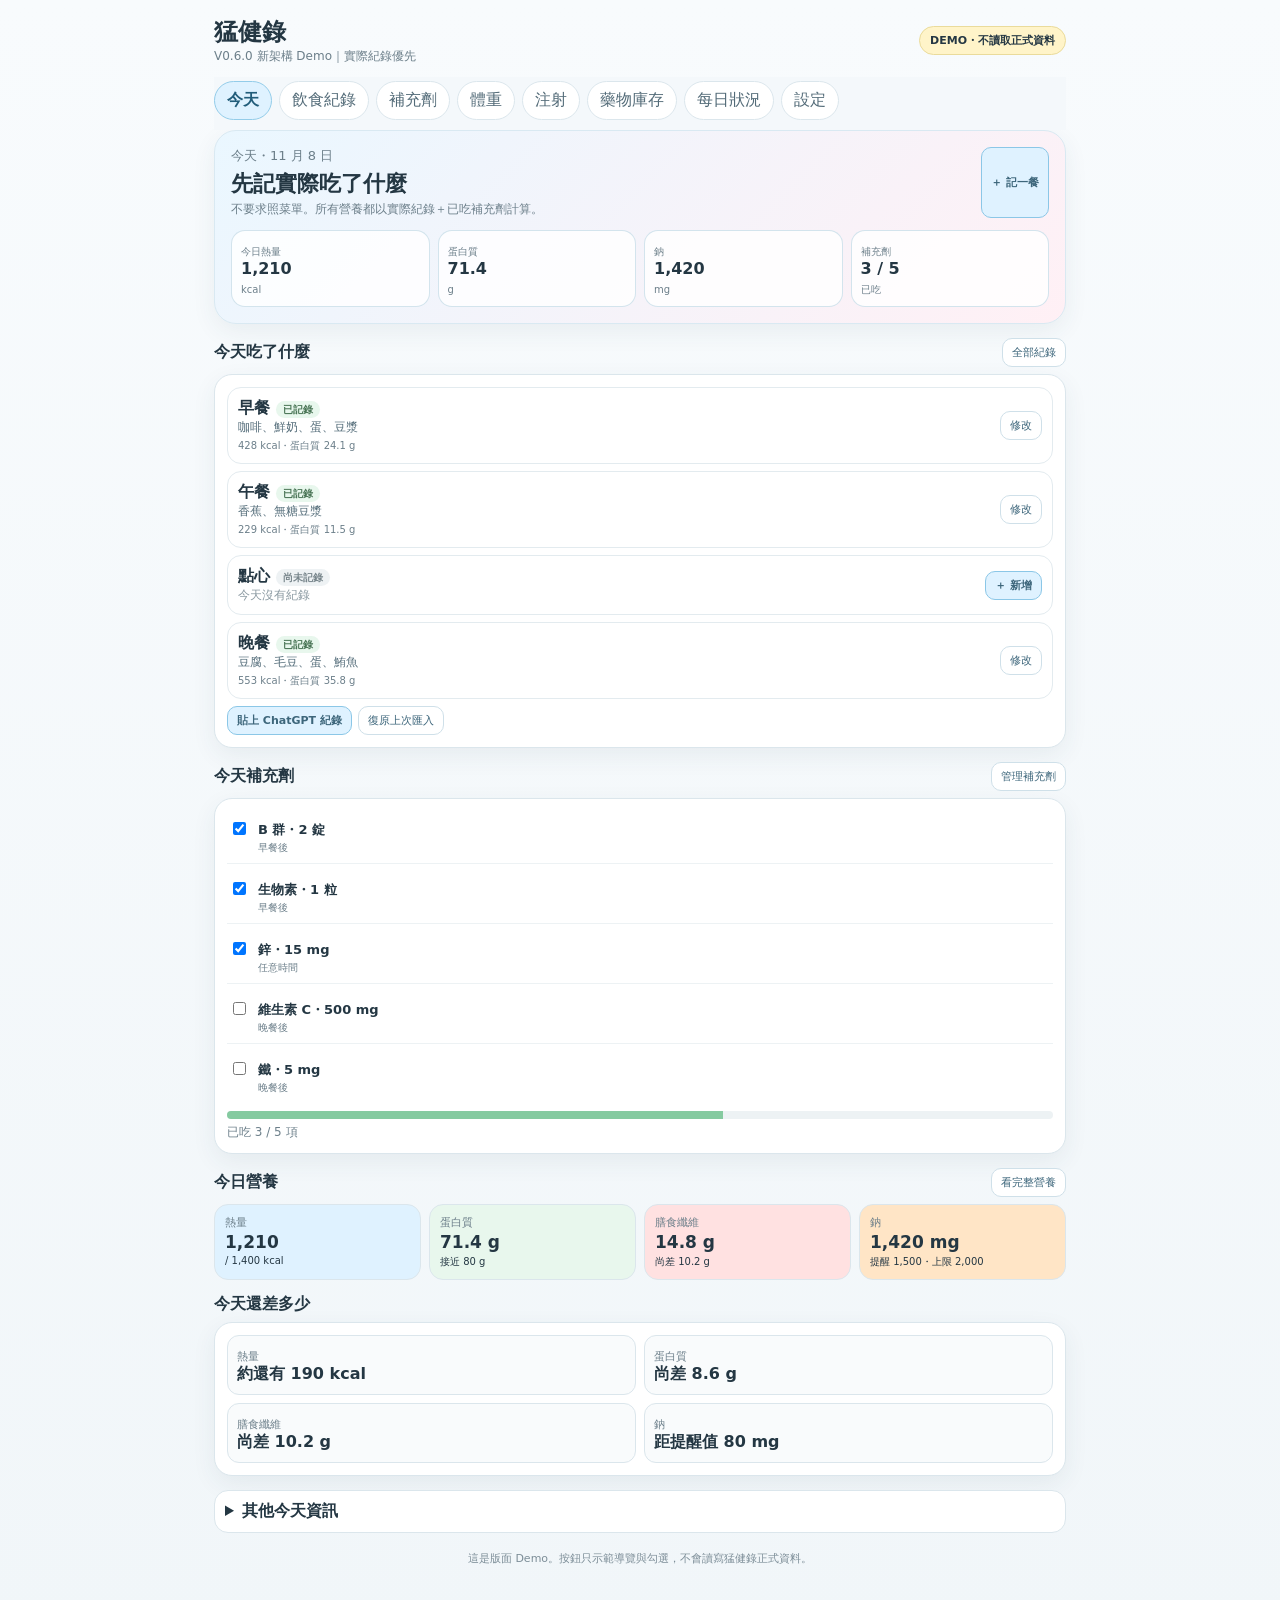
<file: v060-layout-demo.html>
<!doctype html>
<html lang="zh-Hant">
<head>
<meta charset="utf-8">
<meta name="viewport" content="width=device-width,initial-scale=1">
<title>猛健錄 V0.6.0 版面 Demo</title>
<style>
:root{--bg:#f4f8fb;--card:#fff;--ink:#243743;--muted:#6c7f8a;--line:#dbe6ec;--blue:#dff2ff;--blue2:#8dcdf1;--pink:#ffe8ef;--green:#e8f7ed;--green2:#5e9d70;--yellow:#fff4c9;--orange:#ffe5c6;--red:#ffe1e1;--danger:#b94a4a;--shadow:0 8px 24px rgba(47,75,91,.07)}
*{box-sizing:border-box}body{margin:0;background:linear-gradient(#f8fbfd,#f1f6f9);color:var(--ink);font-family:system-ui,-apple-system,"Segoe UI","Noto Sans TC",sans-serif}
button,input{font:inherit}.wrap{max-width:880px;margin:auto;padding:16px 14px 60px}.top{display:flex;justify-content:space-between;gap:10px;align-items:center;margin-bottom:12px}.brand h1{font-size:24px;margin:0}.brand .sub{color:var(--muted);font-size:12px}.demo-badge{background:var(--yellow);border:1px solid #eadb9b;border-radius:999px;padding:6px 10px;font-size:11px;font-weight:800}
.tabs{display:flex;gap:7px;overflow-x:auto;padding:4px 0 10px;position:sticky;top:0;background:rgba(244,248,251,.94);backdrop-filter:blur(8px);z-index:5}.tab{border:1px solid var(--line);background:white;border-radius:999px;padding:8px 12px;white-space:nowrap;color:#536b78}.tab.active{background:#dff2ff;border-color:#93cce9;color:#225d7a;font-weight:850}
.panel{display:none}.panel.active{display:block}.hero{background:linear-gradient(135deg,#eaf7ff,#fff0f5);border:1px solid #d9e9f2;border-radius:22px;padding:16px;box-shadow:var(--shadow);margin-bottom:12px}.hero-top{display:flex;justify-content:space-between;gap:10px}.date{font-size:13px;color:var(--muted)}.hero h2{font-size:22px;margin:4px 0 2px}.mini{font-size:12px;color:var(--muted)}
.quick{display:grid;grid-template-columns:repeat(4,1fr);gap:8px;margin-top:12px}.quick>div{background:rgba(255,255,255,.82);border:1px solid rgba(207,225,235,.9);border-radius:14px;padding:9px}.quick b{display:block;font-size:16px}.quick span{font-size:10px;color:var(--muted)}
.section{margin-top:14px}.section-head{display:flex;justify-content:space-between;align-items:center;gap:10px;margin-bottom:7px}.section-title{font-weight:900;font-size:16px}.linkbtn,.smallbtn{border:1px solid #cfe0e9;background:#fff;border-radius:10px;padding:6px 9px;font-size:11px;color:#3d667b}.primary{background:#dff2ff;border-color:#8bc7e7;font-weight:800}.card{background:var(--card);border:1px solid var(--line);border-radius:18px;padding:12px;box-shadow:var(--shadow)}.meal-list,.supp-list{display:grid;gap:7px}.meal{display:flex;justify-content:space-between;gap:10px;align-items:center;border:1px solid #e3ebef;border-radius:14px;padding:10px}.meal-left{min-width:0}.meal-name{font-weight:850}.meal-text{font-size:12px;color:#536c79;white-space:nowrap;overflow:hidden;text-overflow:ellipsis;max-width:620px}.meal-meta{font-size:10px;color:var(--muted);margin-top:3px}.empty{color:#8a99a1}.badge{font-size:10px;border-radius:999px;padding:3px 7px;background:var(--green);color:#4b7657;font-weight:800}.badge.wait{background:#eef2f4;color:#78868c}.actions{display:flex;gap:6px;flex-wrap:wrap}.supp{display:flex;align-items:flex-start;gap:9px;border-bottom:1px solid #edf2f4;padding:8px 2px}.supp:last-child{border-bottom:0}.supp input{margin-top:3px}.supp b{font-size:13px}.supp .meta{font-size:10px;color:var(--muted);margin-top:2px}
.progress-line{height:8px;background:#edf2f4;border-radius:999px;overflow:hidden;margin-top:8px}.progress-line i{display:block;height:100%;width:60%;background:#85caa0}
.nutri-grid{display:grid;grid-template-columns:repeat(4,1fr);gap:8px}.nutri{border-radius:14px;padding:10px;border:1px solid var(--line);background:white}.nutri .k{font-size:11px;color:var(--muted)}.nutri .v{font-size:17px;font-weight:900;margin-top:2px}.nutri .s{font-size:10px;margin-top:3px}.good{background:var(--green)}.warn{background:var(--orange)}.low{background:var(--red)}.normal{background:var(--blue)}
.gaps{display:grid;grid-template-columns:repeat(2,1fr);gap:8px}.gap{background:#f9fbfc;border:1px solid var(--line);border-radius:12px;padding:9px}.gap b{display:block}.gap span{font-size:11px;color:var(--muted)}
details{border:1px solid var(--line);border-radius:14px;background:white;padding:10px}summary{cursor:pointer;font-weight:850}.ref-menu{display:grid;gap:7px;margin-top:8px}.ref-menu div{font-size:12px;padding:7px;border-radius:10px;background:#f7fafc}
.notice{font-size:11px;color:#6c7f8a;background:#f8fbfd;border:1px dashed #cbdce5;border-radius:12px;padding:9px}
.form-grid{display:grid;grid-template-columns:repeat(2,1fr);gap:8px}.field{display:grid;gap:4px}.field label{font-size:11px;color:var(--muted)}.field input{border:1px solid var(--line);border-radius:10px;padding:9px;background:#fff}.full{grid-column:1/-1}
.list-card{display:grid;gap:8px}.row-card{display:flex;justify-content:space-between;gap:10px;align-items:center;border:1px solid var(--line);border-radius:13px;padding:9px}.row-card .meta{font-size:11px;color:var(--muted)}
.bottom-note{margin-top:18px;font-size:11px;color:#7d8e98;text-align:center}
@media(max-width:620px){.wrap{padding:10px 10px 50px}.quick,.nutri-grid{grid-template-columns:repeat(2,1fr)}.gaps,.form-grid{grid-template-columns:1fr}.meal{align-items:flex-start}.meal-text{max-width:58vw}.hero h2{font-size:20px}}
</style>
</head>
<body>
<div class="wrap">
  <div class="top">
    <div class="brand"><h1>猛健錄</h1><div class="sub">V0.6.0 新架構 Demo｜實際紀錄優先</div></div>
    <div class="demo-badge">DEMO・不讀取正式資料</div>
  </div>

  <nav class="tabs">
    <button class="tab active" data-tab="today">今天</button>
    <button class="tab" data-tab="food">飲食紀錄</button>
    <button class="tab" data-tab="supp">補充劑</button>
    <button class="tab" data-tab="weight">體重</button>
    <button class="tab" data-tab="shot">注射</button>
    <button class="tab" data-tab="stock">藥物庫存</button>
    <button class="tab" data-tab="daily">每日狀況</button>
    <button class="tab" data-tab="settings">設定</button>
  </nav>

  <main>
    <section class="panel active" id="today">
      <div class="hero">
        <div class="hero-top"><div><div class="date">今天・11 月 8 日</div><h2>先記實際吃了什麼</h2><div class="mini">不要求照菜單。所有營養都以實際紀錄＋已吃補充劑計算。</div></div><button class="smallbtn primary" data-go="food">＋ 記一餐</button></div>
        <div class="quick">
          <div><span>今日熱量</span><b>1,210</b><span>kcal</span></div>
          <div><span>蛋白質</span><b>71.4</b><span>g</span></div>
          <div><span>鈉</span><b>1,420</b><span>mg</span></div>
          <div><span>補充劑</span><b id="suppCountHero">3 / 5</b><span>已吃</span></div>
        </div>
      </div>

      <div class="section">
        <div class="section-head"><div class="section-title">今天吃了什麼</div><button class="linkbtn" data-go="food">全部紀錄</button></div>
        <div class="card meal-list">
          <div class="meal"><div class="meal-left"><div class="meal-name">早餐 <span class="badge">已記錄</span></div><div class="meal-text">咖啡、鮮奶、蛋、豆漿</div><div class="meal-meta">428 kcal・蛋白質 24.1 g</div></div><div class="actions"><button class="smallbtn">修改</button></div></div>
          <div class="meal"><div class="meal-left"><div class="meal-name">午餐 <span class="badge">已記錄</span></div><div class="meal-text">香蕉、無糖豆漿</div><div class="meal-meta">229 kcal・蛋白質 11.5 g</div></div><div class="actions"><button class="smallbtn">修改</button></div></div>
          <div class="meal"><div class="meal-left"><div class="meal-name">點心 <span class="badge wait">尚未記錄</span></div><div class="meal-text empty">今天沒有紀錄</div></div><div class="actions"><button class="smallbtn primary">＋ 新增</button></div></div>
          <div class="meal"><div class="meal-left"><div class="meal-name">晚餐 <span class="badge">已記錄</span></div><div class="meal-text">豆腐、毛豆、蛋、鮪魚</div><div class="meal-meta">553 kcal・蛋白質 35.8 g</div></div><div class="actions"><button class="smallbtn">修改</button></div></div>
          <div class="actions"><button class="smallbtn primary">貼上 ChatGPT 紀錄</button><button class="smallbtn">復原上次匯入</button></div>
        </div>
      </div>

      <div class="section">
        <div class="section-head"><div class="section-title">今天補充劑</div><button class="linkbtn" data-go="supp">管理補充劑</button></div>
        <div class="card">
          <div class="supp-list">
            <label class="supp"><input class="demo-supp" type="checkbox" checked><span><b>B 群・2 錠</b><div class="meta">早餐後</div></span></label>
            <label class="supp"><input class="demo-supp" type="checkbox" checked><span><b>生物素・1 粒</b><div class="meta">早餐後</div></span></label>
            <label class="supp"><input class="demo-supp" type="checkbox" checked><span><b>鋅・15 mg</b><div class="meta">任意時間</div></span></label>
            <label class="supp"><input class="demo-supp" type="checkbox"><span><b>維生素 C・500 mg</b><div class="meta">晚餐後</div></span></label>
            <label class="supp"><input class="demo-supp" type="checkbox"><span><b>鐵・5 mg</b><div class="meta">晚餐後</div></span></label>
          </div>
          <div class="progress-line"><i id="suppProgress"></i></div>
          <div class="mini" id="suppSummary" style="margin-top:5px">已吃 3 / 5 項</div>
        </div>
      </div>

      <div class="section">
        <div class="section-head"><div class="section-title">今日營養</div><button class="linkbtn" data-go="food">看完整營養</button></div>
        <div class="nutri-grid">
          <div class="nutri normal"><div class="k">熱量</div><div class="v">1,210</div><div class="s">/ 1,400 kcal</div></div>
          <div class="nutri good"><div class="k">蛋白質</div><div class="v">71.4 g</div><div class="s">接近 80 g</div></div>
          <div class="nutri low"><div class="k">膳食纖維</div><div class="v">14.8 g</div><div class="s">尚差 10.2 g</div></div>
          <div class="nutri warn"><div class="k">鈉</div><div class="v">1,420 mg</div><div class="s">提醒 1,500・上限 2,000</div></div>
        </div>
      </div>

      <div class="section">
        <div class="section-title" style="margin-bottom:7px">今天還差多少</div>
        <div class="card gaps">
          <div class="gap"><span>熱量</span><b>約還有 190 kcal</b></div>
          <div class="gap"><span>蛋白質</span><b>尚差 8.6 g</b></div>
          <div class="gap"><span>膳食纖維</span><b>尚差 10.2 g</b></div>
          <div class="gap"><span>鈉</span><b>距提醒值 80 mg</b></div>
        </div>
      </div>

      <div class="section">
        <details>
          <summary>其他今天資訊</summary>
          <div class="ref-menu">
            <div><b>體重：</b>84.2 kg</div>
            <div><b>下一針：</b>11/08 20:00・2.5 mg</div>
            <div><b>食慾：</b>3 / 10</div>
          </div>
        </details>
      </div>
    </section>

    <section class="panel" id="food">
      <div class="section-head"><div><div class="section-title">飲食紀錄</div><div class="mini">這裡只看「實際吃了什麼」。</div></div><button class="smallbtn primary">貼上 ChatGPT 紀錄</button></div>
      <div class="card">
        <div class="form-grid">
          <div class="field"><label>日期</label><input type="date" value="2026-11-08"></div>
          <div class="field"><label>餐次</label><input value="早餐"></div>
          <div class="field full"><label>實際內容</label><input value="咖啡、鮮奶、蛋、豆漿"></div>
        </div>
        <div class="actions" style="margin-top:9px"><button class="smallbtn primary">＋ 新增食物</button><button class="smallbtn">從常吃食物選</button></div>
      </div>
      <div class="section"><div class="section-title" style="margin-bottom:7px">今日四餐</div>
        <div class="card meal-list">
          <div class="meal"><div><b>早餐</b><div class="meal-text">咖啡、鮮奶、蛋、豆漿</div></div><button class="smallbtn">編輯</button></div>
          <div class="meal"><div><b>午餐</b><div class="meal-text">香蕉、無糖豆漿</div></div><button class="smallbtn">編輯</button></div>
          <div class="meal"><div><b>點心</b><div class="meal-text empty">尚未記錄</div></div><button class="smallbtn primary">新增</button></div>
          <div class="meal"><div><b>晚餐</b><div class="meal-text">豆腐、毛豆、蛋、鮪魚</div></div><button class="smallbtn">編輯</button></div>
        </div>
      </div>
      <div class="section"><details><summary>參考菜單（選配）</summary><div class="notice" style="margin-top:8px">參考菜單不再影響「今天吃了什麼」與營養統計；只有妳主動打開時才看。</div><div class="ref-menu"><div>早餐參考：蛋＋豆漿＋饅頭</div><div>午餐參考：香蕉＋豆漿</div><div>晚餐參考：豆腐＋毛豆＋蛋</div></div></details></div>
      <div class="section"><details><summary>完整營養成分</summary><div class="notice" style="margin-top:8px">正式版會沿用 V0.5.0 的「飲食｜補充劑｜合計｜目標／上限」完整表格。</div></details></div>
    </section>

    <section class="panel" id="supp">
      <div class="section-head"><div><div class="section-title">補充劑</div><div class="mini">固定清單＋每日是否已吃。</div></div><button class="smallbtn primary">＋ 新增固定補充劑</button></div>
      <div class="card supp-list">
        <label class="supp"><input type="checkbox" checked><span><b>B 群</b><div class="meta">2 錠・早餐後・B12 等</div></span></label>
        <label class="supp"><input type="checkbox" checked><span><b>生物素</b><div class="meta">1 粒・早餐後・500 µg</div></span></label>
        <label class="supp"><input type="checkbox" checked><span><b>鋅</b><div class="meta">15 mg・任意時間</div></span></label>
        <label class="supp"><input type="checkbox"><span><b>維生素 C</b><div class="meta">500 mg・晚餐後</div></span></label>
        <label class="supp"><input type="checkbox"><span><b>鐵</b><div class="meta">5 mg・晚餐後</div></span></label>
      </div>
      <div class="section"><details><summary>完整營養資料</summary><div class="notice" style="margin-top:8px">保留 V0.5.0 的完整維生素／礦物質欄位；平常不用展開。</div></details></div>
    </section>

    <section class="panel" id="weight"><div class="section-title">體重</div><div class="card"><div class="row-card"><div><b>84.2 kg</b><div class="meta">最新紀錄・11/08</div></div><button class="smallbtn primary">＋ 新增體重</button></div><div class="notice" style="margin-top:9px">正式版沿用目前的體重曲線、里程碑與刪除功能。</div></div></section>

    <section class="panel" id="shot">
      <div class="section-title">注射</div><div class="card list-card"><div class="row-card"><div><b>下一針</b><div class="meta">11/08 20:00・2.5 mg</div></div><button class="smallbtn primary">記錄注射</button></div><div class="row-card"><div><b>上次注射</b><div class="meta">11/01・2.5 mg・腹部</div></div><button class="smallbtn">查看</button></div></div>
      <div class="section"><details><summary>旅行／延後施打</summary><div class="notice" style="margin-top:8px">原「旅行延後」主分頁移到這裡。</div></details></div>
      <div class="section"><details><summary>施打提醒</summary><div class="notice" style="margin-top:8px">原「施打提醒」主分頁也併到注射。</div></details></div>
    </section>

    <section class="panel" id="stock"><div class="section-title">藥物庫存</div><div class="card"><div class="quick"><div><span>剩餘</span><b>8</b><span>劑</span></div><div><span>目前價值</span><b>$24,000</b><span>估算</span></div><div><span>已施打</span><b>2</b><span>劑</span></div><div><span>批次</span><b>2</b><span>筆</span></div></div><div class="actions" style="margin-top:10px"><button class="smallbtn primary">＋ 新增購入批次</button></div></div></section>

    <section class="panel" id="daily"><div class="section-title">每日狀況</div><div class="card form-grid"><div class="field"><label>食慾 0–10</label><input value="3"></div><div class="field"><label>飲水 ml</label><input value="1800"></div><div class="field"><label>噁心</label><input value="無"></div><div class="field"><label>排便</label><input value="正常"></div><div class="field full"><label>備註</label><input placeholder="今天身體狀況"></div></div></section>

    <section class="panel" id="settings"><div class="section-title">設定</div><div class="card list-card"><div class="row-card"><div><b>營養目標</b><div class="meta">熱量、蛋白質、纖維、鈉提醒／上限</div></div><button class="smallbtn">設定</button></div><div class="row-card"><div><b>資料備份</b><div class="meta">完整 JSON 匯出／匯入</div></div><button class="smallbtn">開啟</button></div><div class="row-card"><div><b>App 更新</b><div class="meta">PWA 與版本資訊</div></div><button class="smallbtn">查看</button></div></div></section>
  </main>

  <div class="bottom-note">這是版面 Demo。按鈕只示範導覽與勾選，不會讀寫猛健錄正式資料。</div>
</div>
<script>
const tabs=[...document.querySelectorAll('.tab')];
function go(id){tabs.forEach(x=>x.classList.toggle('active',x.dataset.tab===id));document.querySelectorAll('.panel').forEach(x=>x.classList.toggle('active',x.id===id));window.scrollTo({top:0,behavior:'smooth'})}
tabs.forEach(b=>b.onclick=()=>go(b.dataset.tab));
document.querySelectorAll('[data-go]').forEach(b=>b.onclick=()=>go(b.dataset.go));
function refreshSupp(){const xs=[...document.querySelectorAll('.demo-supp')],n=xs.filter(x=>x.checked).length,total=xs.length;document.getElementById('suppCountHero').textContent=n+' / '+total;document.getElementById('suppSummary').textContent='已吃 '+n+' / '+total+' 項';document.getElementById('suppProgress').style.width=(total?n/total*100:0)+'%'}
document.querySelectorAll('.demo-supp').forEach(x=>x.onchange=refreshSupp);refreshSupp();
</script>
</body>
</html>
</file>
<file: chatgpt-paste.css>
.chatgpt-paste-text{min-height:220px;font-family:ui-monospace,SFMono-Regular,Consolas,monospace;font-size:12px;line-height:1.5}.paste-error{margin-top:9px;border:1px solid #f0b7c2;background:#fff2f5;color:#9f3c52;border-radius:12px;padding:9px 10px;font-size:12px;line-height:1.55}.paste-preview{margin-top:10px;display:grid;gap:9px}.paste-day{border:1px solid var(--line);border-radius:14px;background:#fbfdff;padding:10px}.paste-day-title{font-weight:850;display:flex;justify-content:space-between;gap:8px;align-items:center}.paste-day-total{font-size:11px;color:var(--muted);margin-top:4px}.paste-meal{margin-top:8px;border-top:1px dashed #d7e4ec;padding-top:8px}.paste-meal-head{display:flex;justify-content:space-between;gap:8px;align-items:flex-start}.paste-meal-name{font-weight:800}.paste-meal-meta{font-size:11px;color:var(--muted);line-height:1.55;margin-top:3px}.paste-foods{font-size:12px;line-height:1.55;margin-top:5px}.paste-conflict{margin-top:7px;background:#fff8e8;border:1px solid #ecd89b;border-radius:10px;padding:8px}.paste-conflict select{margin-top:5px;padding:8px 9px}.paste-ok{color:#397257}.paste-same{color:#777}.paste-summary{background:#eef9ff;border:1px solid #cfe8f5;border-radius:12px;padding:9px 10px;font-size:12px;line-height:1.6}.paste-bulk{display:flex;gap:7px;flex-wrap:wrap;margin-top:8px}

.libsync-section{margin-top:12px;border-top:2px solid #d7e8f2;padding-top:12px}.libsync-title{font-weight:850;margin-bottom:6px}.libsync-list{display:grid;gap:8px;margin-top:8px}.libsync-item{border:1px solid var(--line);border-radius:12px;background:#fff;padding:9px 10px;font-size:12px;line-height:1.55}.libsync-item.conflict{background:#fffaf0;border-color:#ead7a1}.libsync-check{display:flex;gap:9px;align-items:flex-start}.libsync-check input{width:auto;margin-top:3px}.libsync-meta{font-size:11px;color:var(--muted)}.libsync-source{display:inline-block;margin-left:5px;padding:2px 6px;border-radius:999px;background:#e8f7ee;color:#397257;font-size:10px;font-weight:800}.libsync-source.estimate{background:#fff1b8;color:#80621b}.libsync-item select{margin-top:7px;padding:8px 9px}.libsync-lock{margin-top:7px;color:#7a6a47}.food-source-badge{display:inline-block;margin-left:5px;padding:2px 6px;border-radius:999px;background:#eef5f9;color:#526c7b;font-size:10px;font-weight:800}
</file>
<file: nutrition-full.css>
.full-nutrition{margin-top:12px;border-top:1px dashed #cfdee7;padding-top:10px}.full-nutrition summary{cursor:pointer;font-weight:850}.full-nutrition-scroll{overflow-x:auto;margin-top:9px}.full-nutrition-table{width:100%;min-width:650px;border-collapse:collapse;font-size:12px}.full-nutrition-table th,.full-nutrition-table td{padding:8px 7px;border-bottom:1px solid #e7eef2;text-align:right;white-space:nowrap}.full-nutrition-table th:first-child,.full-nutrition-table td:first-child{text-align:left}.full-nutrition-table thead th{color:#526c7b;background:#f7fbff;position:sticky;top:0}.full-custom-title{font-weight:850;font-size:12px;margin-top:10px}.full-custom-grid{display:grid;grid-template-columns:repeat(2,1fr);gap:6px;margin-top:6px}.full-custom-grid>div{display:flex;justify-content:space-between;gap:8px;background:#f7fbff;border:1px solid #e1edf4;border-radius:10px;padding:7px 8px;font-size:11px}.supplement-more{margin-top:4px}.supplement-more summary{cursor:pointer;font-size:12px;font-weight:850;color:#46606f}@media(max-width:620px){.full-custom-grid{grid-template-columns:1fr}}
</file>
